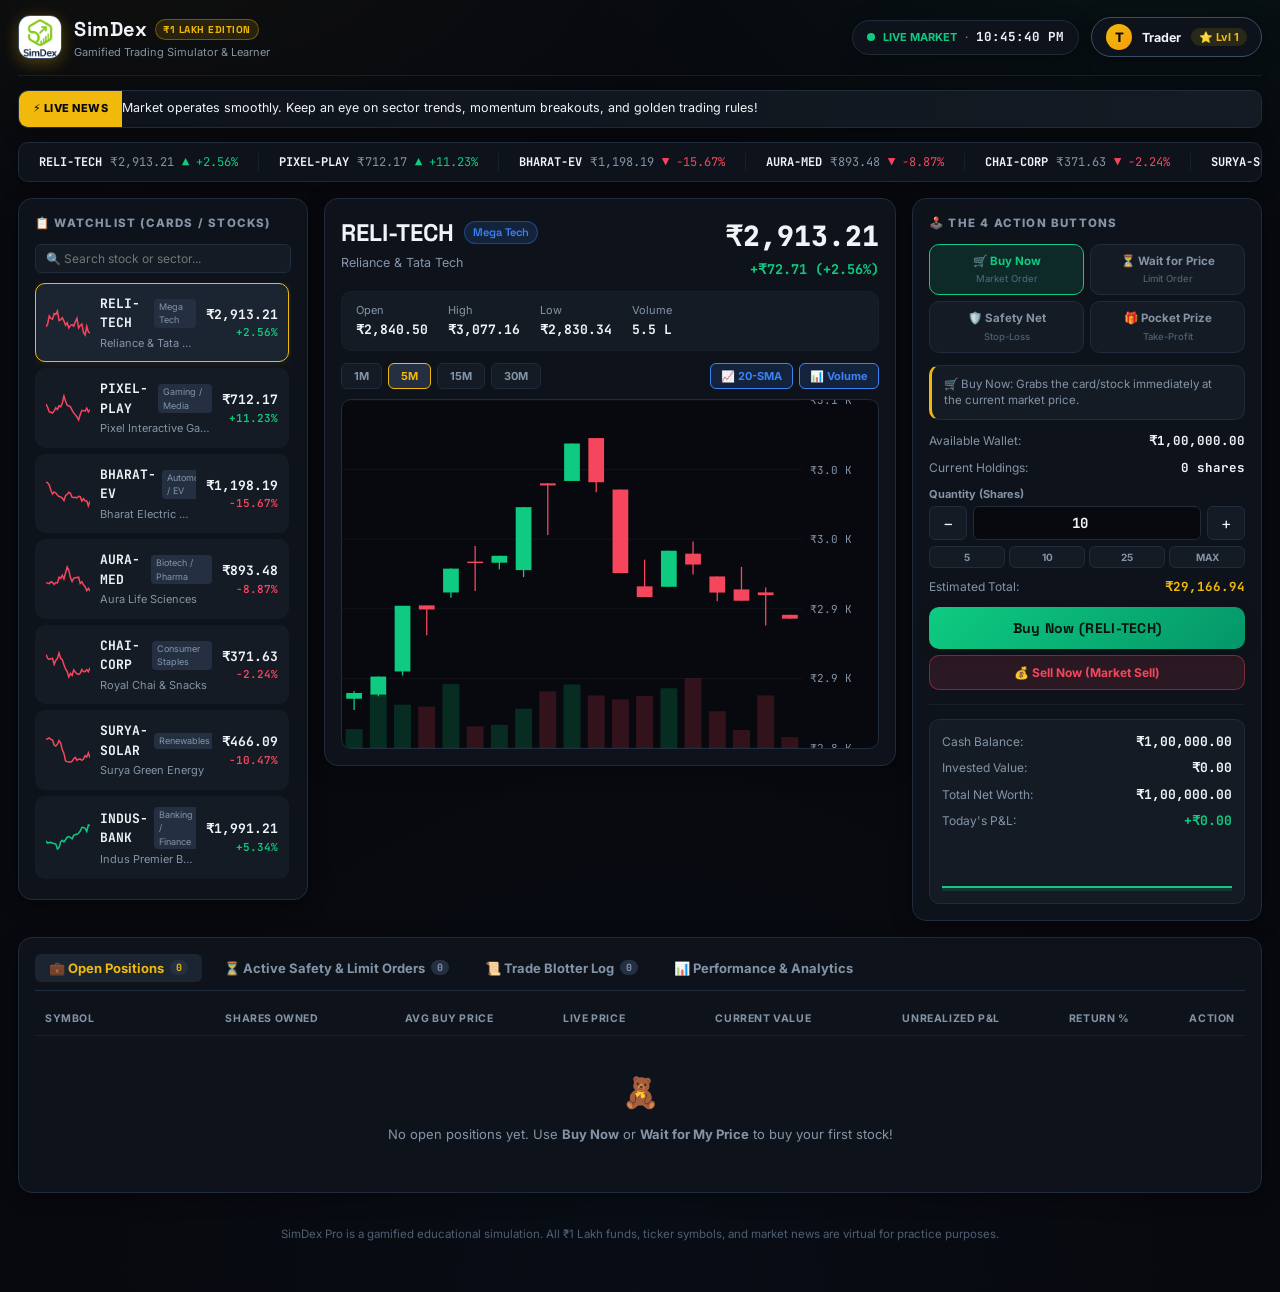
<file: index.html>
<!DOCTYPE html>
<html lang="en" data-theme="dark">
<head>
  <meta charset="UTF-8">
  <meta name="viewport" content="width=device-width, initial-scale=1.0">
  <title>SimDex Pro — Gamified ₹1 Lakh Trading Simulator & Learner</title>
  <link rel="preconnect" href="https://fonts.googleapis.com">
  <link rel="preconnect" href="https://fonts.gstatic.com" crossorigin>
  <link href="https://fonts.googleapis.com/css2?family=Space+Grotesk:wght@500;600;700;800;900&family=Inter:wght@400;500;600;700&family=JetBrains+Mono:wght@400;500;600;700&display=swap" rel="stylesheet">
  <link rel="icon" type="image/png" href="app_logo.png">
  <link rel="stylesheet" href="style.css">
</head>
<body>
<div class="app">

  <!-- TOP HEADER -->
  <header class="topbar">
    <div class="brand-section">
      <img src="app_logo.png" alt="App Logo" class="brand-logo-img">
      <div class="brand-info">
        <h1>
          SimDex
          <span class="brand-tag">₹1 Lakh Edition</span>
        </h1>
        <div class="brand-sub">Gamified Trading Simulator &amp; Learner</div>
      </div>
    </div>

    <div class="header-actions">
      <!-- Live Market Clock (h:m:s) -->
      <div class="live-market-pill">
        <span class="live-dot"></span>
        <span style="font-size: 11px; font-weight: 700; color: var(--green);">LIVE MARKET</span>
        <span style="color: var(--text-muted);">·</span>
        <span class="time-display" id="liveClockDisplay">--:--:--</span>
      </div>

      <!-- User Profile Navigation Button -->
      <button class="profile-nav-btn" id="openProfileBtn" title="View Profile, Levels, Certificate & Settings">
        <span class="profile-avatar-circle" id="topAvatarLetter">T</span>
        <span id="topProfileName">Trader</span>
        <span class="profile-level-badge" id="topLevelBadge">⭐ Lvl 1</span>
      </button>
    </div>
  </header>

  <!-- BREAKING NEWS TICKER -->
  <section class="news-banner">
    <div class="news-tag">⚡ Live News</div>
    <div class="news-content">
      <div class="news-text" id="newsBannerText">
        Market operates smoothly. Keep an eye on sector trends, momentum breakouts, and golden trading rules!
      </div>
    </div>
  </section>

  <!-- TICKER TAPE -->
  <div class="ticker-tape">
    <div class="ticker-track" id="tickerTrack"></div>
  </div>

  <!-- MAIN 3-COLUMN GRID -->
  <main class="grid">

    <!-- LEFT: WATCHLIST WITH SEARCH -->
    <aside class="panel watchlist-panel">
      <div class="panel-header-row">
        <span class="panel-title">📋 Watchlist (Cards / Stocks)</span>
      </div>
      <div class="watchlist-search-box">
        <input type="text" id="watchlistSearchInput" class="search-input" placeholder="🔍 Search stock or sector...">
      </div>
      <div class="watch-list" id="watchlistBody"></div>
    </aside>

    <!-- CENTER: CHART PANEL WITH INTERACTIVE CROSSHAIR -->
    <section class="panel chart-panel">
      <div class="chart-head">
        <div class="chart-head-left">
          <h2>
            <span id="chartSymbol">RELI-TECH</span>
            <span class="sector-badge" id="chartSector">Mega Tech</span>
          </h2>
          <div class="cname" id="chartName">Reliance & Tata Tech</div>
        </div>
        <div class="chart-head-right">
          <div class="chart-price" id="chartPrice">₹0.00</div>
          <div class="chart-change" id="chartChange">+0.00 (+0.00%)</div>
        </div>
      </div>

      <div class="stat-row">
        <div class="item">Open <b id="statOpen">₹0.00</b></div>
        <div class="item">High <b id="statHigh">₹0.00</b></div>
        <div class="item">Low <b id="statLow">₹0.00</b></div>
        <div class="item">Volume <b id="statVol">0</b></div>
      </div>

      <div class="chart-controls-bar">
        <!-- Timeframes -->
        <div class="timeframe-row">
          <button class="tf-btn" data-group="2">1M</button>
          <button class="tf-btn active" data-group="5">5M</button>
          <button class="tf-btn" data-group="12">15M</button>
          <button class="tf-btn" data-group="24">30M</button>
        </div>

        <!-- Technical Overlays -->
        <div class="indicator-toggles">
          <button class="ind-btn active" id="toggleMA" title="20-period Moving Average Trend Line">📈 20-SMA</button>
          <button class="ind-btn active" id="toggleVol" title="Volume Activity Bars">📊 Volume</button>
        </div>
      </div>

      <div class="chart-canvas-wrap" id="chartCanvasWrap">
        <canvas id="priceChart"></canvas>
        <div class="chart-tooltip" id="chartTooltip"></div>
      </div>
    </section>

    <!-- RIGHT: ORDER PANEL (4 ACTION BUTTONS) -->
    <aside class="panel order-panel">
      <div class="panel-header-row">
        <span class="panel-title">🕹️ The 4 Action Buttons</span>
      </div>

      <!-- Action Mode Tabs -->
      <div class="order-modes-grid">
        <div class="mode-tab buy-now active" data-mode="buy-now">
          <span>🛒 Buy Now</span>
          <span class="pro-label">Market Order</span>
        </div>
        <div class="mode-tab limit-buy" data-mode="limit-buy">
          <span>⏳ Wait for Price</span>
          <span class="pro-label">Limit Order</span>
        </div>
        <div class="mode-tab stop-loss" data-mode="stop-loss">
          <span>🛡️ Safety Net</span>
          <span class="pro-label">Stop-Loss</span>
        </div>
        <div class="mode-tab take-profit" data-mode="take-profit">
          <span>🎁 Pocket Prize</span>
          <span class="pro-label">Take-Profit</span>
        </div>
      </div>

      <!-- Mode explanation box -->
      <div class="mode-info-card" id="modeInfoText">
        🛒 Buy Now: Grabs the card/stock immediately at the current market price.
      </div>

      <div class="order-line">
        <span>Available Wallet:</span>
        <b id="orderAvailableCash">₹1,00,000.00</b>
      </div>
      <div class="order-line">
        <span>Current Holdings:</span>
        <b id="orderOwnedShares">0 shares</b>
      </div>

      <!-- Quantity input -->
      <div class="input-group">
        <label class="input-label" for="orderQty">Quantity (Shares)</label>
        <div class="qty-row">
          <button class="qty-btn" id="qtyDec">−</button>
          <input type="number" id="orderQty" class="num-input" value="10" min="1" step="1">
          <button class="qty-btn" id="qtyInc">+</button>
        </div>
        <div class="quick-qty-chips">
          <button class="chip-btn" data-qty="5">5</button>
          <button class="chip-btn" data-qty="10">10</button>
          <button class="chip-btn" data-qty="25">25</button>
          <button class="chip-btn" data-qty="MAX">MAX</button>
        </div>
      </div>

      <!-- Target Price Input (for Limit / StopLoss / TakeProfit) -->
      <div class="input-group" id="targetPriceGroup" style="display: none;">
        <label class="input-label" id="targetPriceLabel" for="orderTargetPrice">Target Lucky Price (₹)</label>
        <input type="number" id="orderTargetPrice" class="num-input" value="0.00" step="0.5">
      </div>

      <div class="order-line">
        <span>Estimated Total:</span>
        <b id="orderEstTotal" style="color: var(--amber);">₹0.00</b>
      </div>

      <!-- Main Action Button -->
      <button class="action-btn-main buy" id="executeOrderBtn">
        Buy Now (RELI-TECH)
      </button>

      <!-- Instant Sell Button -->
      <button class="instant-sell-btn" id="instantSellBtn">
        💰 Sell Now (Market Sell)
      </button>

      <div class="divider"></div>

      <!-- Portfolio Snapshot Card -->
      <div class="portfolio-card">
        <div class="portfolio-line"><span class="label">Cash Balance:</span><span class="val" id="cashVal">₹1,00,000.00</span></div>
        <div class="portfolio-line"><span class="label">Invested Value:</span><span class="val" id="holdingsVal">₹0.00</span></div>
        <div class="portfolio-line"><span class="label">Total Net Worth:</span><span class="val" id="equityVal">₹1,00,000.00</span></div>
        <div class="portfolio-line"><span class="label">Today's P&amp;L:</span><span class="val" id="dayPnlVal">₹0.00</span></div>
        <canvas id="equityChart"></canvas>
      </div>
    </aside>
  </main>

  <!-- BOTTOM TABS (POSITIONS, PENDING ORDERS, BLOTTER, STATS) -->
  <section class="panel bottom-section">
    <div class="tabs-nav">
      <button class="tab-nav-btn active" data-target="tabPositions">
        💼 Open Positions <span class="tab-badge" id="positionsBadge">0</span>
      </button>
      <button class="tab-nav-btn" data-target="tabOrders">
        ⏳ Active Safety &amp; Limit Orders <span class="tab-badge" id="ordersBadge">0</span>
      </button>
      <button class="tab-nav-btn" data-target="tabBlotter">
        📜 Trade Blotter Log <span class="tab-badge" id="blotterBadge">0</span>
      </button>
      <button class="tab-nav-btn" data-target="tabStats">
        📊 Performance &amp; Analytics
      </button>
    </div>

    <!-- 1. Open Positions Tab -->
    <div class="tab-pane active" id="tabPositions">
      <div class="table-responsive">
        <table>
          <thead>
            <tr>
              <th>Symbol</th>
              <th>Shares Owned</th>
              <th>Avg Buy Price</th>
              <th>Live Price</th>
              <th>Current Value</th>
              <th>Unrealized P&amp;L</th>
              <th>Return %</th>
              <th>Action</th>
            </tr>
          </thead>
          <tbody id="positionsBody"></tbody>
        </table>
        <div class="empty-state" id="positionsEmpty">
          <span class="emoji">🧸</span>
          No open positions yet. Use <b>Buy Now</b> or <b>Wait for My Price</b> to buy your first stock!
        </div>
      </div>
    </div>

    <!-- 2. Active Orders Tab -->
    <div class="tab-pane" id="tabOrders">
      <div class="table-responsive">
        <table>
          <thead>
            <tr>
              <th>Set Time</th>
              <th>Symbol</th>
              <th>Order Action</th>
              <th>Quantity</th>
              <th>Trigger Price</th>
              <th>Action</th>
            </tr>
          </thead>
          <tbody id="pendingOrdersBody"></tbody>
        </table>
        <div class="empty-state" id="pendingOrdersEmpty">
          <span class="emoji">🛡️</span>
          No active limit orders or safety nets currently waiting.
        </div>
      </div>
    </div>

    <!-- 3. Trade Blotter Tab -->
    <div class="tab-pane" id="tabBlotter">
      <div style="display: flex; justify-content: flex-end; margin-bottom: 8px;">
        <button class="profile-action-btn" id="exportBlotterBtn" style="font-size: 11px; padding: 4px 10px;">📥 Export Trades (CSV)</button>
      </div>
      <div class="table-responsive">
        <table>
          <thead>
            <tr>
              <th>Time</th>
              <th>Side</th>
              <th>Symbol</th>
              <th>Method</th>
              <th>Quantity</th>
              <th>Execution Price</th>
              <th>Total Amount</th>
            </tr>
          </thead>
          <tbody id="blotterBody"></tbody>
        </table>
        <div class="empty-state" id="blotterEmpty">
          <span class="emoji">📜</span>
          Executed trades will appear here as they occur.
        </div>
      </div>
    </div>

    <!-- 4. Performance & Analytics Tab -->
    <div class="tab-pane" id="tabStats">
      <div class="stats-overview-grid">
        <div class="stat-card">
          <div class="sc-label">Total Trades Executed</div>
          <div class="sc-value" id="statTotalTrades">0</div>
        </div>
        <div class="stat-card">
          <div class="sc-label">Win Rate</div>
          <div class="sc-value" id="statWinRate">0.0%</div>
        </div>
        <div class="stat-card">
          <div class="sc-label">Total Realized P&amp;L</div>
          <div class="sc-value" id="statRealizedPnl">₹0.00</div>
        </div>
        <div class="stat-card">
          <div class="sc-label">Best Single Trade</div>
          <div class="sc-value pos" id="statBestTrade">₹0.00</div>
        </div>
      </div>
    </div>
  </section>

  <footer class="note">
    SimDex Pro is a gamified educational simulation. All ₹1 Lakh funds, ticker symbols, and market news are virtual for practice purposes.
  </footer>
</div>

<!-- ==========================================================================
     USER PROFILE & SETTINGS MODAL
     ========================================================================== -->
<div class="modal-overlay" id="profileModal">
  <div class="modal-card" style="max-width: 720px;">
    <div class="modal-header">
      <h3>👤 Trader Profile &amp; Control Hub</h3>
      <button class="modal-close-btn" id="closeProfileBtn">&times;</button>
    </div>
    <div class="modal-body">

      <!-- Profile Header -->
      <div class="profile-card-header">
        <div class="profile-big-avatar" id="modalAvatarLetter">T</div>
        <div class="profile-header-meta">
          <h4 id="modalProfileDisplayName">Trader</h4>
          <p id="modalProfileDobDisplay">DOB: Not set · Starting Balance: ₹1,00,000</p>
        </div>
      </div>

      <!-- Profile Inputs (Name & DOB) -->
      <div class="profile-form-grid">
        <div class="profile-input-box">
          <label for="profileNameInput">Full Name</label>
          <input type="text" id="profileNameInput" class="profile-text-input" placeholder="Enter your name...">
        </div>
        <div class="profile-input-box">
          <label for="profileDobInput">Date of Birth (DOB)</label>
          <input type="date" id="profileDobInput" class="profile-text-input">
        </div>
      </div>

      <!-- 5 Gamified Progression Levels -->
      <div class="levels-container">
        <div class="levels-title-row">
          <h4>🏆 Progression Pathway (5 Levels)</h4>
          <span style="font-family: var(--font-mono); font-size: 12px; color: var(--amber); font-weight: 700;" id="currentLevelLabel">Level 1 (₹1.00L)</span>
        </div>
        <div class="level-progress-bar-bg">
          <div class="level-progress-fill" id="levelProgressBar"></div>
        </div>
        <div class="levels-step-list">
          <div class="level-step-card achieved" id="levelCard1">
            <div class="step-num">Level 1</div>
            <div class="step-name">🌱 Rookie</div>
            <div class="step-req">₹1.00 Lakh+</div>
          </div>
          <div class="level-step-card" id="levelCard2">
            <div class="step-num">Level 2</div>
            <div class="step-name">📈 Skilled</div>
            <div class="step-req">₹1.10 Lakh+</div>
          </div>
          <div class="level-step-card" id="levelCard3">
            <div class="step-num">Level 3</div>
            <div class="step-name">🚀 Pro</div>
            <div class="step-req">₹1.20 Lakh+</div>
          </div>
          <div class="level-step-card" id="levelCard4">
            <div class="step-num">Level 4</div>
            <div class="step-name">💎 Master</div>
            <div class="step-req">₹1.30 Lakh+</div>
          </div>
          <div class="level-step-card" id="levelCard5">
            <div class="step-num">Level 5</div>
            <div class="step-name">👑 Legend</div>
            <div class="step-req">₹1.50 Lakh+</div>
          </div>
        </div>
      </div>

      <!-- Certificate Banner -->
      <div class="certificate-callout-box">
        <div class="cert-callout-text">
          <h5>🎓 Level 5 Grand Certificate of Trading Mastery</h5>
          <p>Reach Level 5 (₹1.50 Lakh) to unlock your verified official certificate!</p>
        </div>
        <button class="view-cert-btn" id="openCertificateBtn">
          📜 View Certificate Preview
        </button>
      </div>

      <!-- Customizations & Controls -->
      <div class="panel-title" style="margin-bottom: 8px;">⚙️ Controls &amp; Customizations</div>
      <div class="profile-controls-grid">
        <!-- Theme Picker -->
        <div>
          <div style="font-size: 11px; color: var(--text-muted); font-weight: 700; margin-bottom: 4px;">THEME MODE</div>
          <div class="profile-theme-picker">
            <button class="profile-theme-btn" id="pThemeLightBtn" data-theme="light">☀️ Light</button>
            <button class="profile-theme-btn" id="pThemeSystemBtn" data-theme="system">💻 System</button>
            <button class="profile-theme-btn active" id="pThemeDarkBtn" data-theme="dark">🌙 Dark</button>
          </div>
        </div>

        <!-- Audio Toggle -->
        <div>
          <div style="font-size: 11px; color: var(--text-muted); font-weight: 700; margin-bottom: 4px;">SOUND EFFECTS</div>
          <button class="profile-action-btn" id="profileSoundBtn" style="width: 100%;">
            🔊 Sound On
          </button>
        </div>

        <!-- User Guide -->
        <div>
          <div style="font-size: 11px; color: var(--text-muted); font-weight: 700; margin-bottom: 4px;">LEARNING GUIDE</div>
          <button class="profile-action-btn" id="profileGuideBtn" style="width: 100%; border-color: rgba(240, 185, 11, 0.4); color: var(--amber);">
            📖 User Guide
          </button>
        </div>

        <!-- Hard Reset -->
        <div>
          <div style="font-size: 11px; color: var(--text-muted); font-weight: 700; margin-bottom: 4px;">SIMULATION RESET</div>
          <button class="profile-action-btn danger" id="profileResetBtn" style="width: 100%;">
            ↺ Reset to ₹1 Lakh
          </button>
        </div>
      </div>

    </div>
    <div class="modal-footer">
      <button class="view-cert-btn" id="saveProfileBtn">Save Profile &amp; Close</button>
    </div>
  </div>
</div>

<!-- ==========================================================================
     OFFICIAL LEVEL 5 CERTIFICATE MODAL (WITH BLUR & LOCK OVERLAY)
     ========================================================================== -->
<div class="modal-overlay" id="certificateModal">
  <div class="modal-card" style="max-width: 740px;">
    <div class="modal-header">
      <h3 id="certModalHeaderTitle">🔒 Certificate of Trading Mastery (Locked Preview)</h3>
      <button class="modal-close-btn" id="closeCertModalBtn">&times;</button>
    </div>
    <div class="modal-body" style="background: var(--bg-void); padding: 16px;">
      
      <div class="certificate-container-relative">
        <!-- Lock Overlay shown when blurred -->
        <div class="certificate-lock-overlay" id="certificateLockOverlay">
          <div class="cert-lock-icon">🔒</div>
          <div class="cert-lock-title">Certificate Locked</div>
          <div class="cert-lock-desc">
            You must reach <b>Level 5: Legendary Champion (₹1,50,000 Portfolio Value)</b> to remove the blur, verify your credentials, and print your official certificate.
          </div>
          <div class="cert-progress-status" id="certLockStatusText">
            Current Net Worth: ₹1,00,000.00 / Target: ₹1,50,000.00
          </div>
        </div>

        <!-- Printable Certificate Box (Blurred when locked) -->
        <div class="certificate-wrapper blurred" id="printableCertificate">
          <div class="cert-corner-decor cert-tl"></div>
          <div class="cert-corner-decor cert-tr"></div>
          <div class="cert-corner-decor cert-bl"></div>
          <div class="cert-corner-decor cert-br"></div>

          <div class="cert-header">
            <h2>Certificate of Mastery</h2>
            <p>SimDex Financial Simulator &amp; Trading Academy</p>
          </div>

          <div class="cert-subhead">This official certificate is proudly presented to</div>
          <div class="cert-name" id="certUserName">Trader Name</div>

          <div class="cert-body">
            for successfully demonstrating exceptional trading discipline, mastering the 4 core order types, executing risk management strategies, and achieving <b>Level 5 Legendary Champion</b> status with portfolio net worth exceeding <b>₹1,50,000.00</b>.
          </div>

          <div class="cert-footer-row">
            <div class="cert-sign-block">
              <div style="font-size: 12px; color: #4a5568;">Date of Award: <b id="certAwardDate">03 Sep 2026</b></div>
              <div style="font-size: 12px; color: #4a5568;" id="certUserDobLine">DOB: 15 Aug 2008</div>
              <div class="cert-sign-line">Director of SimDex Simulator</div>
            </div>

            <div class="cert-stamp">
              <span class="seal-icon">⭐</span>
              <span>OFFICIAL</span>
              <span>VERIFIED</span>
            </div>
          </div>
        </div>
      </div>

    </div>
    <div class="modal-footer">
      <button class="profile-action-btn" id="printCertBtn" onclick="window.print()">🖨️ Print / Save as PDF</button>
      <button class="view-cert-btn" id="doneCertBtn">Close</button>
    </div>
  </div>
</div>

<!-- ==========================================================================
     USER GUIDE & CHEAT SHEET MODAL (FROM resources.md)
     ========================================================================== -->
<div class="modal-overlay" id="guideModal">
  <div class="modal-card">
    <div class="modal-header">
      <h3>🎮 Trading Simulator Cheat Sheet (Kid-Friendly &amp; Pro Edition)</h3>
      <button class="modal-close-btn" id="closeGuideBtn">&times;</button>
    </div>
    <div class="modal-body guide-content">
      <p style="color: var(--amber); font-weight: 600; margin-bottom: 14px;">
        A quick guide to trading toy cards, reading mood bars, and saving your ₹1 Lakh game coins!
      </p>

      <h2>🧸 1. The Game Words</h2>
      <ul>
        <li><b>Card (Stock):</b> A special piece of a big company you buy (like Reliance Tech or Pixel Games).</li>
        <li><b>Market:</b> The playground where everyone meets to trade cards and coins.</li>
        <li><b>Bull 🐂:</b> A happy player who thinks prices will go up like a flying balloon!</li>
        <li><b>Bear 🐻:</b> A grumpy player who thinks prices will fall down like a heavy rock!</li>
        <li><b>The Spread:</b> The tiny difference between what buyers want to pay and what sellers want to get.</li>
      </ul>

      <h2>🕹️ 2. The 4 Action Buttons</h2>
      <table class="guide-table">
        <thead>
          <tr>
            <th>Button</th>
            <th>What It Does</th>
            <th>Example</th>
          </tr>
        </thead>
        <tbody>
          <tr>
            <td><b>🛒 Buy Now</b><br><small style="color: var(--text-muted);">(Market Order)</small></td>
            <td>Grabs the card immediately, whatever it costs right now.</td>
            <td><i>"I want that shiny card right this second!"</i></td>
          </tr>
          <tr>
            <td><b>⏳ Wait for My Price</b><br><small style="color: var(--text-muted);">(Limit Order)</small></td>
            <td>Buys automatically only if the seller drops the price to your lucky number.</td>
            <td><i>"I will only pay ₹500, not ₹550."</i></td>
          </tr>
          <tr>
            <td><b>🛡️ Safety Net</b><br><small style="color: var(--text-muted);">(Stop-Loss)</small></td>
            <td>Sells automatically if the price starts dropping so you don't lose all your coins.</td>
            <td><i>"If the price falls to ₹450, sell it so I keep the rest of my coins safe."</i></td>
          </tr>
          <tr>
            <td><b>🎁 Pocket the Prize</b><br><small style="color: var(--text-muted);">(Take-Profit)</small></td>
            <td>Sells automatically once you reach your target reward.</td>
            <td><i>"If it hits ₹650, sell it and keep the prize!"</i></td>
          </tr>
        </tbody>
      </table>

      <h2>🕯️ 3. Candlesticks (The Mood Bars)</h2>
      <ul>
        <li><b>🟢 Green Bar (Happy):</b> The price started lower and ended higher! The buyers won that round.</li>
        <li><b>🔴 Red Bar (Sad):</b> The price started higher and fell down. The sellers won that round.</li>
        <li><b>Thin Lines (Wicks):</b> Show the highest sky and lowest floor the price reached during that turn.</li>
      </ul>

      <h2>🛡️ 4. The 4 Golden Rules</h2>
      <ol style="padding-left: 20px; line-height: 1.8;">
        <li><b>Don't Bet the Whole Piggy Bank:</b> If you have ₹1 Lakh, never risk losing more than 1% to 2% on a single try.</li>
        <li><b>Always Use Your Safety Net:</b> Never buy a card without setting your stop-loss floor first!</li>
        <li><b>Aim for Bigger Treats:</b> Only make a trade if the prize you can win is at least double what you might lose (a 1-to-2 deal).</li>
        <li><b>Keep Cool:</b> If you lose a round, don't get mad and mash buttons to win it back. Take a quick break and wait for a clear chance!</li>
      </ol>
    </div>
    <div class="modal-footer">
      <button class="view-cert-btn" onclick="document.getElementById('guideModal').classList.remove('open')">Got It, Let's Trade!</button>
    </div>
  </div>
</div>

<!-- ==========================================================================
     HARD RESET CONFIRMATION MODAL
     ========================================================================== -->
<div class="modal-overlay" id="resetModal">
  <div class="modal-card" style="max-width: 480px;">
    <div class="modal-header">
      <h3 style="color: var(--red);">↺ Reset Entire Simulation?</h3>
      <button class="modal-close-btn" id="cancelResetBtn">&times;</button>
    </div>
    <div class="modal-body">
      <p style="margin-bottom: 12px;">Are you sure you want to reset your trading simulator?</p>
      <ul style="padding-left: 20px; color: var(--text-muted); font-size: 12.5px;">
        <li>Your wallet will be restored back to <b>₹1,00,000 (₹1 Lakh)</b>.</li>
        <li>All current stock positions and safety orders will be cleared.</li>
        <li>Trade logs and analytics history will be reset.</li>
      </ul>
    </div>
    <div class="modal-footer">
      <button class="profile-action-btn" onclick="document.getElementById('resetModal').classList.remove('open')">Cancel</button>
      <button class="profile-action-btn danger" id="confirmResetBtn">Yes, Reset to ₹1 Lakh</button>
    </div>
  </div>
</div>

<div id="toastHost"></div>

<script src="app.js"></script>
</body>
</html>
</file>
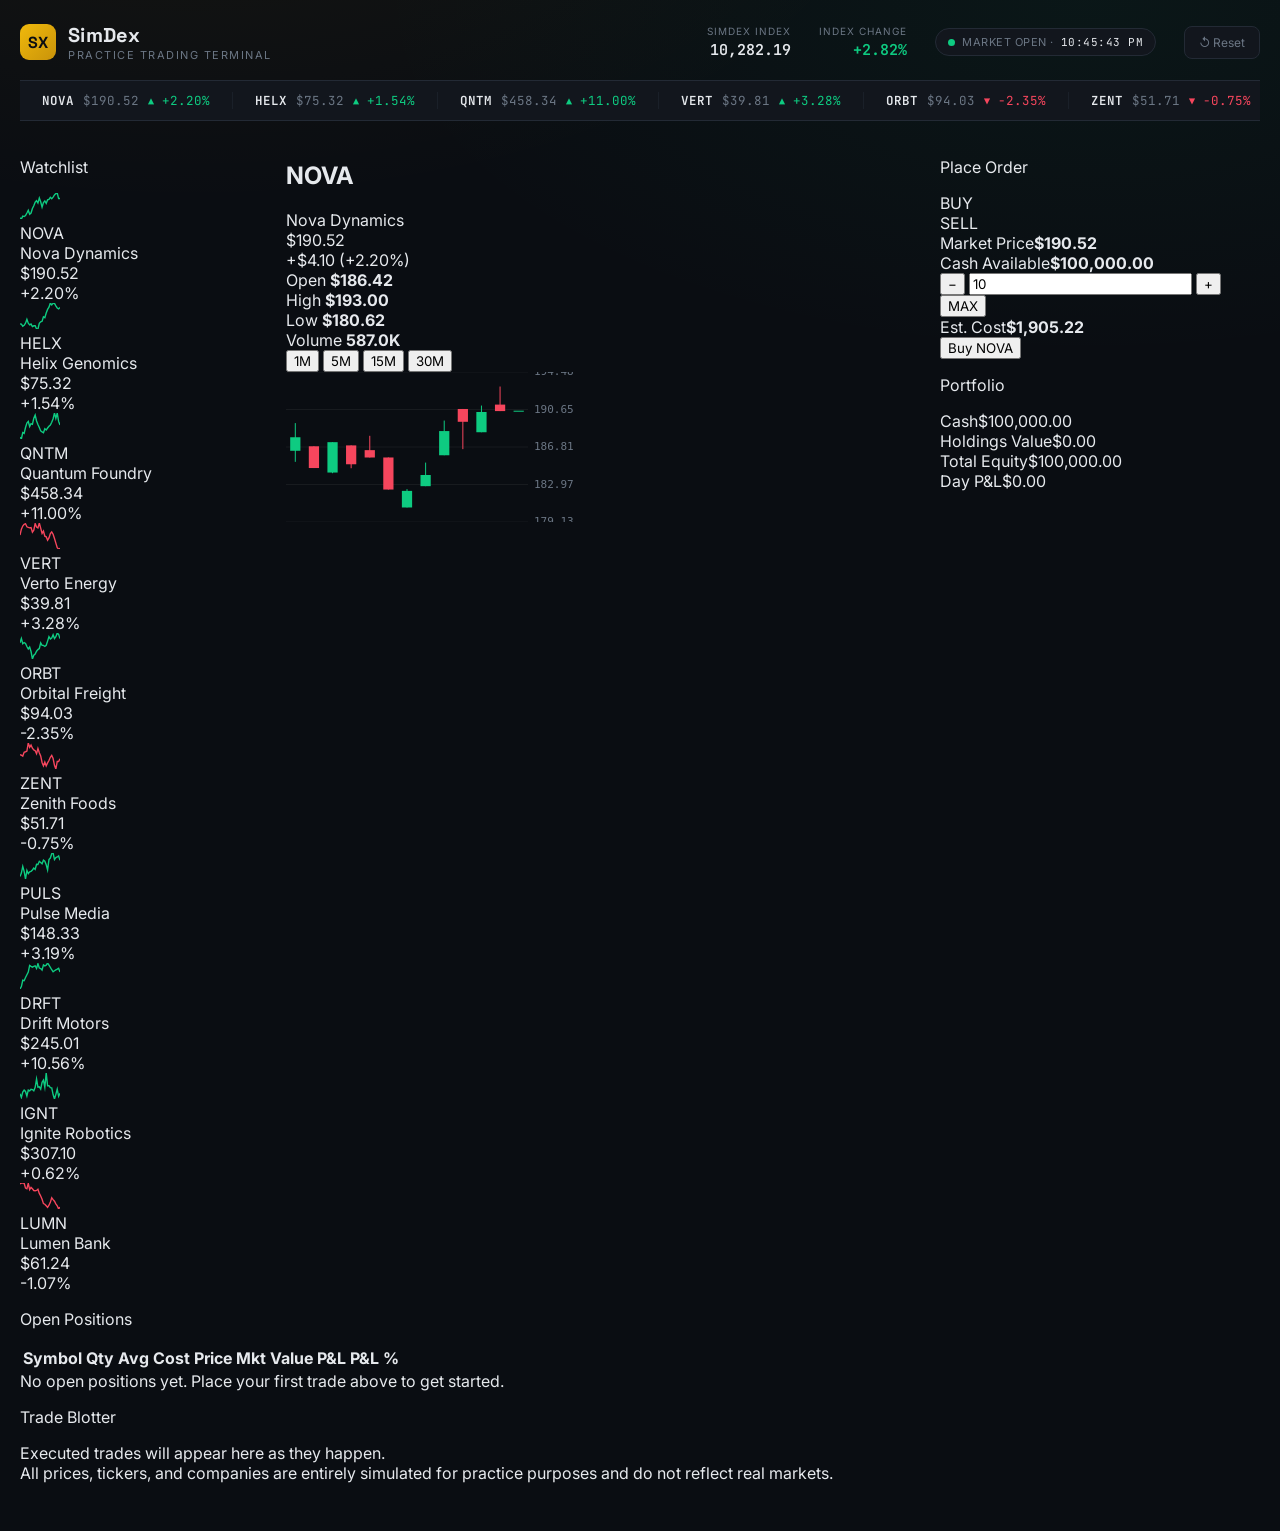
<file: trading.html>
<!DOCTYPE html>
<html lang="en">
<head>
<meta charset="UTF-8">
<meta name="viewport" content="width=device-width, initial-scale=1.0">
<title>SimDex — Live Trading Simulator</title>
<link rel="preconnect" href="https://fonts.googleapis.com">
<link rel="preconnect" href="https://fonts.gstatic.com" crossorigin>
<link href="https://fonts.googleapis.com/css2?family=Space+Grotesk:wght@500;600;700&family=Inter:wght@400;500;600;700&family=JetBrains+Mono:wght@400;500;600&display=swap" rel="stylesheet">
<style>
  :root{
    --bg-void:#0a0d12;
    --bg-panel:#12161d;
    --bg-raised:#191f28;
    --bg-raised-2:#1f2631;
    --border:#232a35;
    --border-soft:#1a2029;
    --text:#e6e9ed;
    --text-muted:#6b7684;
    --text-faint:#454e5c;
    --green:#0ecb81;
    --green-dim:rgba(14,203,129,0.14);
    --red:#f6465d;
    --red-dim:rgba(246,70,93,0.14);
    --amber:#f0b90b;
    --font-display:'Space Grotesk',sans-serif;
    --font-body:'Inter',sans-serif;
    --font-mono:'JetBrains Mono',monospace;
  }
  *{box-sizing:border-box;}
  html,body{margin:0;padding:0;}
  body{
    background:
      radial-gradient(1200px 600px at 15% -10%, rgba(240,185,11,0.05), transparent 60%),
      radial-gradient(1200px 600px at 85% 0%, rgba(14,203,129,0.05), transparent 60%),
      var(--bg-void);
    color:var(--text);
    font-family:var(--font-body);
    -webkit-font-smoothing:antialiased;
  }
  ::selection{background:rgba(240,185,11,0.3);}
  ::-webkit-scrollbar{width:8px;height:8px;}
  ::-webkit-scrollbar-track{background:transparent;}
  ::-webkit-scrollbar-thumb{background:var(--border);border-radius:4px;}
  button, input{font-family:inherit;}
  button:focus-visible, input:focus-visible, [tabindex]:focus-visible{
    outline:2px solid var(--amber);
    outline-offset:2px;
  }

  .app{max-width:1560px;margin:0 auto;padding:0 20px 48px;}

  /* ---------- TOP BAR ---------- */
  .topbar{
    display:flex;justify-content:space-between;align-items:center;
    padding:22px 0 18px;flex-wrap:wrap;gap:14px;
  }
  .brand{display:flex;align-items:center;gap:12px;}
  .brand-mark{
    width:36px;height:36px;border-radius:9px;
    background:linear-gradient(135deg,var(--amber),#c9930a);
    display:flex;align-items:center;justify-content:center;
    font-family:var(--font-display);font-weight:700;color:#0a0d12;font-size:16px;
    flex-shrink:0;
  }
  .brand-text h1{
    font-family:var(--font-display);font-size:20px;font-weight:700;margin:0;letter-spacing:0.3px;
  }
  .brand-text .sub{font-size:11px;color:var(--text-muted);letter-spacing:1.5px;text-transform:uppercase;}

  .session-stats{display:flex;align-items:center;gap:28px;flex-wrap:wrap;}
  .stat-block{text-align:right;}
  .stat-block .label{font-size:10px;color:var(--text-muted);text-transform:uppercase;letter-spacing:1px;margin-bottom:3px;}
  .stat-block .value{font-family:var(--font-mono);font-size:15px;font-weight:600;}
  .live-pill{
    display:flex;align-items:center;gap:7px;padding:6px 12px;
    background:var(--bg-panel);border:1px solid var(--border);border-radius:20px;
    font-size:11px;color:var(--text-muted);letter-spacing:0.5px;text-transform:uppercase;
  }
  .live-dot{width:7px;height:7px;border-radius:50%;background:var(--green);animation:pulseDot 1.6s ease-in-out infinite;flex-shrink:0;}
  @keyframes pulseDot{
    0%,100%{box-shadow:0 0 0 0 rgba(14,203,129,0.5);}
    50%{box-shadow:0 0 0 5px rgba(14,203,129,0);}
  }
  #clockDisplay{font-family:var(--font-mono);color:var(--text);}

  .reset-btn{
    background:var(--bg-panel);border:1px solid var(--border);color:var(--text-muted);
    padding:8px 14px;border-radius:8px;font-size:12px;cursor:pointer;transition:all .15s ease;
  }
  .reset-btn:hover{color:var(--text);border-color:var(--text-faint);}

  /* ---------- TICKER TAPE ---------- */
  .ticker-tape{
    overflow:hidden;background:var(--bg-panel);border-top:1px solid var(--border);
    border-bottom:1px solid var(--border);margin-bottom:20px;white-space:nowrap;
  }
  .ticker-track{display:inline-flex;animation:scrollTicker 38s linear infinite;padding:11px 0;}
  .ticker-tape:hover .ticker-track{animation-play-state:paused;}
  @keyframes scrollTicker{from{transform:translateX(0);}to{transform:translateX(-50%);}}
  .ticker-item{
    display:inline-flex;align-items:center;gap:9px;padding:0 22px;
    font-family:var(--font-mono);font-size:12.5px;border-right:1px solid var(--border-soft);
  }
  .ticker-item .tsym{color:var(--text);font-weight:600;}
  .ticker-item .tprice{color:var(--text-muted);}
  .ticker-item .tchg.up{color:var(--green);}
  .ticker-item .tchg.down{color:var(--red);}
  .ticker-item .arrow{font-size:10px;}

  /* ---------- MAIN GRID ---------- */
  .grid{display:grid;grid-template-columns:250px 1fr 320px;gap:16px;align-items:start;}
  @media (max-width:1150px){.grid{grid-template-columns:1fr 320px;}
    .watchlist-panel{grid-column:1 / span 2;}
  @media (max-width:760px){
    .grid{display:flex;flex-direction:column;gap:14px;}
    .chart-panel{order:1;width:100%;}
    .order-panel{order:2;width:100%;}
    .watchlist-panel{order:3;width:100%;grid-column:auto;}
  }

  .panel{
    background:var(--bg-panel);border:1px solid var(--border);border-radius:12px;
    padding:16px;
  }
  .panel-title{
    font-size:11px;text-transform:uppercase;letter-spacing:1.2px;color:var(--text-muted);
    margin:0 0 12px;font-weight:600;
  }

  /* ---------- WATCHLIST ---------- */
  .watch-row{
    display:grid;grid-template-columns:44px 1fr auto;gap:10px;align-items:center;
    padding:9px 8px;border-radius:8px;cursor:pointer;transition:background .12s ease;
    border:1px solid transparent;
  }
  .watch-row:hover{background:var(--bg-raised);}
  .watch-row.selected{background:var(--bg-raised-2);border-color:rgba(240,185,11,0.35);}
  .watch-sym{font-family:var(--font-mono);font-weight:600;font-size:13px;}
  .watch-name{font-size:10.5px;color:var(--text-muted);white-space:nowrap;overflow:hidden;text-overflow:ellipsis;max-width:110px;}
  .watch-right{text-align:right;}
  .watch-price{font-family:var(--font-mono);font-size:13px;}
  .watch-change{font-family:var(--font-mono);font-size:11px;}
  .watch-change.up{color:var(--green);}
  .watch-change.down{color:var(--red);}
  canvas.spark{display:block;}

  /* ---------- CHART PANEL ---------- */
  .chart-head{display:flex;justify-content:space-between;align-items:flex-start;flex-wrap:wrap;gap:12px;margin-bottom:14px;}
  .chart-head-left h2{font-family:var(--font-display);font-size:22px;margin:0;font-weight:700;}
  .chart-head-left .cname{font-size:12px;color:var(--text-muted);margin-top:2px;}
  .chart-head-right{text-align:right;}
  .chart-price{font-family:var(--font-mono);font-size:28px;font-weight:600;}
  .chart-change{font-family:var(--font-mono);font-size:13px;margin-top:2px;}
  .chart-change.up{color:var(--green);}
  .chart-change.down{color:var(--red);}

  .stat-row{display:flex;gap:22px;flex-wrap:wrap;margin-bottom:14px;padding-bottom:14px;border-bottom:1px solid var(--border-soft);}
  .stat-row .item{font-size:11px;color:var(--text-muted);}
  .stat-row .item b{display:block;font-family:var(--font-mono);color:var(--text);font-size:13px;font-weight:500;margin-top:2px;}

  .timeframe-row{display:flex;gap:6px;margin-bottom:10px;}
  .tf-btn{
    background:transparent;border:1px solid var(--border);color:var(--text-muted);
    padding:5px 12px;border-radius:6px;font-size:11.5px;cursor:pointer;transition:all .12s ease;
  }
  .tf-btn:hover{color:var(--text);}
  .tf-btn.active{background:var(--bg-raised-2);border-color:var(--amber);color:var(--amber);}

  #priceChart{width:100%;height:320px;display:block;border-radius:8px;}

  /* ---------- ORDER PANEL ---------- */
  .order-tabs{display:grid;grid-template-columns:1fr 1fr;gap:8px;margin-bottom:14px;}
  .order-tab{
    padding:10px 0;text-align:center;border-radius:8px;border:1px solid var(--border);
    background:var(--bg-raised);color:var(--text-muted);font-weight:600;font-size:13px;
    cursor:pointer;transition:all .12s ease;letter-spacing:0.3px;
  }
  .order-tab.buy.active{background:var(--green-dim);border-color:var(--green);color:var(--green);}
  .order-tab.sell.active{background:var(--red-dim);border-color:var(--red);color:var(--red);}

  .order-line{display:flex;justify-content:space-between;align-items:center;font-size:12px;color:var(--text-muted);margin-bottom:8px;}
  .order-line b{font-family:var(--font-mono);color:var(--text);font-weight:500;font-size:13px;}

  .qty-row{display:flex;align-items:stretch;gap:6px;margin:10px 0 14px;}
  .qty-btn{
    width:36px;background:var(--bg-raised);border:1px solid var(--border);color:var(--text);
    border-radius:8px;font-size:16px;cursor:pointer;flex-shrink:0;
  }
  .qty-btn:hover{border-color:var(--text-faint);}
  #qtyInput{
    flex:1;min-width:0;background:var(--bg-void);border:1px solid var(--border);color:var(--text);
    text-align:center;font-family:var(--font-mono);font-size:15px;border-radius:8px;padding:0 6px;
  }
  .max-btn{
    background:transparent;border:1px solid var(--border);color:var(--amber);
    border-radius:8px;padding:0 12px;font-size:11px;cursor:pointer;flex-shrink:0;font-weight:600;
  }
  .max-btn:hover{border-color:var(--amber);}

  .execute-btn{
    width:100%;padding:13px 0;border-radius:9px;border:none;font-size:15px;font-weight:700;
    cursor:pointer;letter-spacing:0.3px;transition:filter .12s ease;font-family:var(--font-display);
  }
  .execute-btn.buy{background:var(--green);color:#04140d;}
  .execute-btn.sell{background:var(--red);color:#1a0508;}
  .execute-btn:hover{filter:brightness(1.08);}
  .execute-btn:active{filter:brightness(0.95);}

  .divider{height:1px;background:var(--border-soft);margin:16px 0;}

  .portfolio-line{display:flex;justify-content:space-between;align-items:center;margin-bottom:9px;font-size:12.5px;}
  .portfolio-line .label{color:var(--text-muted);}
  .portfolio-line .val{font-family:var(--font-mono);font-weight:600;font-size:13.5px;}
  .val.pos{color:var(--green);}
  .val.neg{color:var(--red);}
  #equityChart{width:100%;height:56px;display:block;margin-top:10px;}

  /* ---------- BOTTOM PANEL ---------- */
  .bottom-grid{display:grid;grid-template-columns:1.6fr 1fr;gap:16px;margin-top:16px;}
  @media (max-width:900px){.bottom-grid{grid-template-columns:1fr;}}

  table{width:100%;border-collapse:collapse;}
  th{
    text-align:right;font-size:10px;color:var(--text-muted);text-transform:uppercase;
    letter-spacing:0.6px;font-weight:600;padding:0 6px 10px;border-bottom:1px solid var(--border-soft);
  }
  th:first-child, td:first-child{text-align:left;}
  td{
    text-align:right;padding:10px 6px;font-family:var(--font-mono);font-size:13px;
    border-bottom:1px solid var(--border-soft);
  }
  td.pos{color:var(--green);}
  td.neg{color:var(--red);}
  .empty-state{
    padding:26px 8px;text-align:center;color:var(--text-muted);font-size:12.5px;line-height:1.6;
  }

  .blotter-list{max-height:280px;overflow-y:auto;}
  .blotter-row{
    display:flex;justify-content:space-between;align-items:center;padding:8px 4px;
    border-bottom:1px solid var(--border-soft);font-size:12px;font-family:var(--font-mono);
  }
  .blotter-row .side.buy{color:var(--green);font-weight:600;}
  .blotter-row .side.sell{color:var(--red);font-weight:600;}
  .blotter-row .time{color:var(--text-faint);font-size:10.5px;}
  .blotter-meta{display:flex;flex-direction:column;gap:2px;}

  /* ---------- FLASH / TOAST ---------- */
  @keyframes flashGreenBg{0%{background-color:rgba(14,203,129,0.35);}100%{background-color:transparent;}}
  @keyframes flashRedBg{0%{background-color:rgba(246,70,93,0.35);}100%{background-color:transparent;}}
  .flash-up{animation:flashGreenBg 0.6s ease-out;}
  .flash-down{animation:flashRedBg 0.6s ease-out;}

  #toastHost{
    position:fixed;bottom:22px;left:50%;transform:translateX(-50%);z-index:50;
    display:flex;flex-direction:column;gap:8px;align-items:center;
  }
  .toast{
    background:var(--bg-raised-2);border:1px solid var(--border);border-left:3px solid var(--amber);
    padding:11px 18px;border-radius:8px;font-size:13px;box-shadow:0 8px 24px rgba(0,0,0,0.4);
    opacity:0;transform:translateY(8px);transition:opacity .2s ease, transform .2s ease;
    max-width:340px;
  }
  .toast.error{border-left-color:var(--red);}
  .toast.success{border-left-color:var(--green);}
  .toast.show{opacity:1;transform:translateY(0);}

  footer.note{
    text-align:center;color:var(--text-faint);font-size:11px;margin-top:28px;line-height:1.7;
  }
</style>
</head>
<body>
<div class="app">

  <div class="topbar">
    <div class="brand">
      <div class="brand-mark">SX</div>
      <div class="brand-text">
        <h1>SimDex</h1>
        <div class="sub">Practice Trading Terminal</div>
      </div>
    </div>
    <div class="session-stats">
      <div class="stat-block">
        <div class="label">SimDex Index</div>
        <div class="value" id="indexValue">10,000.00</div>
      </div>
      <div class="stat-block">
        <div class="label">Index Change</div>
        <div class="value" id="indexChange">+0.00%</div>
      </div>
      <div class="live-pill"><span class="live-dot"></span> Market Open · <span id="clockDisplay">--:--:--</span></div>
      <button class="reset-btn" id="resetBtn" title="Reset simulation and portfolio">↺ Reset</button>
    </div>
  </div>

  <div class="ticker-tape">
    <div class="ticker-track" id="tickerTrack"></div>
  </div>

  <div class="grid">

    <!-- WATCHLIST -->
    <aside class="panel watchlist-panel">
      <p class="panel-title">Watchlist</p>
      <div id="watchlistBody"></div>
    </aside>

    <!-- CHART -->
    <section class="panel chart-panel">
      <div class="chart-head">
        <div class="chart-head-left">
          <h2 id="selSymbol">NOVA</h2>
          <div class="cname" id="selName">Nova Dynamics</div>
        </div>
        <div class="chart-head-right">
          <div class="chart-price" id="selPrice">$0.00</div>
          <div class="chart-change" id="selChange">+0.00 (+0.00%)</div>
        </div>
      </div>
      <div class="stat-row">
        <div class="item">Open <b id="statOpen">$0.00</b></div>
        <div class="item">High <b id="statHigh">$0.00</b></div>
        <div class="item">Low <b id="statLow">$0.00</b></div>
        <div class="item">Volume <b id="statVol">0</b></div>
      </div>
      <div class="timeframe-row" id="timeframeRow">
        <button class="tf-btn" data-group="2">1M</button>
        <button class="tf-btn active" data-group="5">5M</button>
        <button class="tf-btn" data-group="12">15M</button>
        <button class="tf-btn" data-group="24">30M</button>
      </div>
      <canvas id="priceChart"></canvas>
    </section>

    <!-- ORDER TICKET -->
    <aside class="panel order-panel">
      <p class="panel-title">Place Order</p>
      <div class="order-tabs">
        <div class="order-tab buy active" id="buyTab">BUY</div>
        <div class="order-tab sell" id="sellTab">SELL</div>
      </div>
      <div class="order-line"><span>Market Price</span><b id="orderPriceDisplay">$0.00</b></div>
      <div class="order-line"><span>Cash Available</span><b id="orderCashDisplay">$0.00</b></div>

      <div class="qty-row">
        <button class="qty-btn" id="qtyDec">−</button>
        <input id="qtyInput" type="number" min="1" step="1" value="10" inputmode="numeric">
        <button class="qty-btn" id="qtyInc">+</button>
        <button class="max-btn" id="qtyMax">MAX</button>
      </div>

      <div class="order-line"><span id="estLabel">Est. Cost</span><b id="estTotal">$0.00</b></div>
      <button class="execute-btn buy" id="executeBtn">Buy NOVA</button>

      <div class="divider"></div>
      <p class="panel-title">Portfolio</p>
      <div class="portfolio-line"><span class="label">Cash</span><span class="val" id="cashVal">$0.00</span></div>
      <div class="portfolio-line"><span class="label">Holdings Value</span><span class="val" id="holdingsVal">$0.00</span></div>
      <div class="portfolio-line"><span class="label">Total Equity</span><span class="val" id="equityVal">$0.00</span></div>
      <div class="portfolio-line"><span class="label">Day P&amp;L</span><span class="val" id="dayPnlVal">$0.00</span></div>
      <canvas id="equityChart"></canvas>
    </aside>
  </div>

  <div class="bottom-grid">
    <div class="panel">
      <p class="panel-title">Open Positions</p>
      <table>
        <thead>
          <tr>
            <th>Symbol</th><th>Qty</th><th>Avg Cost</th><th>Price</th><th>Mkt Value</th><th>P&amp;L</th><th>P&amp;L %</th>
          </tr>
        </thead>
        <tbody id="positionsBody"></tbody>
      </table>
      <div class="empty-state" id="positionsEmpty">No open positions yet. Place your first trade above to get started.</div>
    </div>
    <div class="panel">
      <p class="panel-title">Trade Blotter</p>
      <div class="blotter-list" id="blotterList">
        <div class="empty-state" id="blotterEmpty">Executed trades will appear here as they happen.</div>
      </div>
    </div>
  </div>

  <footer class="note">All prices, tickers, and companies are entirely simulated for practice purposes and do not reflect real markets.</footer>
</div>

<div id="toastHost"></div>

<script>
(function(){
  "use strict";

  /* ===================== DATA ===================== */
  const STOCKS = [
    {sym:'NOVA', name:'Nova Dynamics',     price:186.42, vol:0.006, drift:0.00006},
    {sym:'HELX', name:'Helix Genomics',    price:74.18,  vol:0.010, drift:0.00010},
    {sym:'QNTM', name:'Quantum Foundry',   price:412.90, vol:0.008, drift:0.00008},
    {sym:'VERT', name:'Verto Energy',      price:38.55,  vol:0.012, drift:-0.00005},
    {sym:'ORBT', name:'Orbital Freight',   price:96.30,  vol:0.007, drift:0.00003},
    {sym:'ZENT', name:'Zenith Foods',      price:52.10,  vol:0.004, drift:0.00002},
    {sym:'PULS', name:'Pulse Media',       price:143.75, vol:0.009, drift:0.00006},
    {sym:'DRFT', name:'Drift Motors',      price:221.60, vol:0.015, drift:0.00010},
    {sym:'IGNT', name:'Ignite Robotics',   price:305.20, vol:0.011, drift:0.00007},
    {sym:'LUMN', name:'Lumen Bank',        price:61.90,  vol:0.005, drift:0.00001},
  ];

  const STARTING_CASH = 100000;
  let cash = STARTING_CASH;
  let holdings = {};   // sym -> {qty, avgCost}
  let trades = [];     // {time, side, sym, qty, price, total}
  let equityHistory = [];
  let selectedStock = STOCKS[0];
  let activeSide = 'buy';
  let currentGroupSize = 5;

  /* ===================== HELPERS ===================== */
  function gaussianRandom(){
    let u=0,v=0;
    while(u===0) u=Math.random();
    while(v===0) v=Math.random();
    return Math.sqrt(-2*Math.log(u))*Math.cos(2*Math.PI*v);
  }
  function fmtMoney(n){
    const sign = n<0 ? '-' : '';
    return sign+'$'+Math.abs(n).toLocaleString('en-US',{minimumFractionDigits:2,maximumFractionDigits:2});
  }
  function fmtPct(n){ return (n>=0?'+':'')+n.toFixed(2)+'%'; }
  function fmtVol(n){
    if(n>=1e6) return (n/1e6).toFixed(2)+'M';
    if(n>=1e3) return (n/1e3).toFixed(1)+'K';
    return String(Math.round(n));
  }
  const TRADING_STORAGE_KEY = "SIMDEX_PRACTICE_TERMINAL_STATE_V2";

  function saveState(){
    try {
      const stockState = STOCKS.map(s => ({
        sym: s.sym,
        price: s.price,
        prevPrice: s.prevPrice,
        openPrice: s.openPrice,
        high: s.high,
        low: s.low,
        volume: s.volume,
        history: s.history ? s.history.slice(-200) : [s.price]
      }));
      const state = {
        cash,
        holdings,
        trades,
        equityHistory: equityHistory.slice(-100),
        selectedSym: selectedStock ? selectedStock.sym : STOCKS[0].sym,
        stocks: stockState
      };
      localStorage.setItem(TRADING_STORAGE_KEY, JSON.stringify(state));
    } catch(e){}
  }

  function loadState(){
    try {
      const raw = localStorage.getItem(TRADING_STORAGE_KEY);
      if(!raw) return false;
      const state = JSON.parse(raw);
      if(typeof state.cash === "number" && !isNaN(state.cash)) cash = state.cash;
      if(state.holdings && typeof state.holdings === "object") holdings = state.holdings;
      if(Array.isArray(state.trades)) trades = state.trades;
      if(Array.isArray(state.equityHistory)) equityHistory = state.equityHistory;
      if(Array.isArray(state.stocks)){
        state.stocks.forEach(saved => {
          const s = STOCKS.find(x => x.sym === saved.sym);
          if(s && typeof saved.price === "number"){
            s.price = saved.price;
            s.prevPrice = saved.prevPrice || saved.price;
            s.openPrice = saved.openPrice || saved.price;
            s.high = saved.high || saved.price;
            s.low = saved.low || saved.price;
            s.volume = saved.volume || 500000;
            if(Array.isArray(saved.history) && saved.history.length > 0) s.history = saved.history;
          }
        });
      }
      if(state.selectedSym){
        const match = STOCKS.find(x => x.sym === state.selectedSym);
        if(match) selectedStock = match;
      }
      return true;
    } catch(e){
      return false;
    }
  }

  function resetSimulation(){
    try { localStorage.removeItem(TRADING_STORAGE_KEY); } catch(e){}
    cash = STARTING_CASH;
    holdings = {};
    trades = [];
    equityHistory = [];
    initStocks();
    saveState();
    location.reload();
  }

  function clamp(n,min,max){ return Math.max(min,Math.min(max,n)); }
  function forceReflow(el){ void el.offsetWidth; }

  /* ===================== INIT STOCK HISTORY ===================== */
  function initStocks(){
    STOCKS.forEach(s=>{
      s.history=[s.price];
      for(let i=0;i<60;i++){
        const r=gaussianRandom();
        let p=s.history[s.history.length-1]*(1+s.drift+s.vol*r);
        if(p<0.5) p=0.5;
        s.history.push(p);
      }
      s.price=s.history[s.history.length-1];
      s.prevPrice=s.history[s.history.length-2];
      s.openPrice=s.history[0];
      s.high=Math.max.apply(null,s.history);
      s.low=Math.min.apply(null,s.history);
      s.volume=Math.floor(Math.random()*2000000+500000);
    });
  }

  function updateStockPrice(s){
    const r=gaussianRandom();
    const changePct = s.drift + s.vol*r;
    s.prevPrice=s.price;
    let p=s.price*(1+changePct);
    if(p<0.5) p=0.5;
    s.price=p;
    s.history.push(p);
    if(s.history.length>400) s.history.shift();
    s.high=Math.max(s.high,p);
    s.low=Math.min(s.low,p);
    s.volume+=Math.floor(Math.random()*8000+200);
  }

  function buildCandles(history, groupSize){
    const candles=[];
    for(let i=0;i<history.length;i+=groupSize){
      const chunk=history.slice(i,i+groupSize);
      if(chunk.length===0) continue;
      candles.push({
        open:chunk[0],
        close:chunk[chunk.length-1],
        high:Math.max.apply(null,chunk),
        low:Math.min.apply(null,chunk)
      });
    }
    return candles.slice(-42);
  }

  /* ===================== DOM REFS ===================== */
  const el = id => document.getElementById(id);
  const indexValueEl = el('indexValue');
  const indexChangeEl = el('indexChange');
  const clockDisplayEl = el('clockDisplay');
  const tickerTrackEl = el('tickerTrack');
  const watchlistBodyEl = el('watchlistBody');
  const selSymbolEl = el('selSymbol');
  const selNameEl = el('selName');
  const selPriceEl = el('selPrice');
  const selChangeEl = el('selChange');
  const statOpenEl = el('statOpen');
  const statHighEl = el('statHigh');
  const statLowEl = el('statLow');
  const statVolEl = el('statVol');
  const priceChartEl = el('priceChart');
  const equityChartEl = el('equityChart');
  const buyTabEl = el('buyTab');
  const sellTabEl = el('sellTab');
  const orderPriceDisplayEl = el('orderPriceDisplay');
  const orderCashDisplayEl = el('orderCashDisplay');
  const qtyInputEl = el('qtyInput');
  const estLabelEl = el('estLabel');
  const estTotalEl = el('estTotal');
  const executeBtnEl = el('executeBtn');
  const cashValEl = el('cashVal');
  const holdingsValEl = el('holdingsVal');
  const equityValEl = el('equityVal');
  const dayPnlValEl = el('dayPnlVal');
  const positionsBodyEl = el('positionsBody');
  const positionsEmptyEl = el('positionsEmpty');
  const blotterListEl = el('blotterList');
  const blotterEmptyEl = el('blotterEmpty');
  const toastHostEl = el('toastHost');

  /* ===================== TOAST ===================== */
  function showToast(msg, type){
    const t=document.createElement('div');
    t.className='toast '+(type||'');
    t.textContent=msg;
    toastHostEl.appendChild(t);
    requestAnimationFrame(()=>{ t.classList.add('show'); });
    setTimeout(()=>{
      t.classList.remove('show');
      setTimeout(()=>{ t.remove(); }, 250);
    }, 2600);
  }

  /* ===================== TICKER TAPE ===================== */
  function renderTicker(){
    const items = STOCKS.map(s=>{
      const changePct = (s.price - s.openPrice)/s.openPrice*100;
      const dir = changePct>=0 ? 'up':'down';
      const arrow = changePct>=0 ? '▲':'▼';
      return '<div class="ticker-item">'
        +'<span class="tsym">'+s.sym+'</span>'
        +'<span class="tprice">'+fmtMoney(s.price)+'</span>'
        +'<span class="tchg '+dir+'"><span class="arrow">'+arrow+'</span> '+fmtPct(changePct)+'</span>'
        +'</div>';
    }).join('');
    tickerTrackEl.innerHTML = items + items; // duplicate for seamless scroll
  }

  /* ===================== WATCHLIST ===================== */
  function createWatchlistRows(){
    watchlistBodyEl.innerHTML = STOCKS.map(s=>{
      return '<div class="watch-row" data-sym="'+s.sym+'" id="row-'+s.sym+'" tabindex="0" role="button" aria-label="Select '+s.sym+'">'
        +'<canvas class="spark" id="spark-'+s.sym+'" width="40" height="26"></canvas>'
        +'<div><div class="watch-sym">'+s.sym+'</div><div class="watch-name">'+s.name+'</div></div>'
        +'<div class="watch-right"><div class="watch-price" id="price-'+s.sym+'">$0.00</div><div class="watch-change" id="change-'+s.sym+'">+0.00%</div></div>'
        +'</div>';
    }).join('');

    watchlistBodyEl.querySelectorAll('.watch-row').forEach(row=>{
      row.addEventListener('click', ()=> selectStock(row.getAttribute('data-sym')));
      row.addEventListener('keydown', (e)=>{
        if(e.key==='Enter' || e.key===' '){ e.preventDefault(); selectStock(row.getAttribute('data-sym')); }
      });
    });
    updateWatchlistSelection();
  }

  function updateWatchlistSelection(){
    watchlistBodyEl.querySelectorAll('.watch-row').forEach(row=>{
      row.classList.toggle('selected', row.getAttribute('data-sym')===selectedStock.sym);
    });
  }

  function drawSparkline(canvas, history, colorUp, colorDown){
    const ctx=canvas.getContext('2d');
    const w=canvas.width, h=canvas.height;
    ctx.clearRect(0,0,w,h);
    const points=history.slice(-30);
    if(points.length<2) return;
    const min=Math.min.apply(null,points), max=Math.max.apply(null,points);
    const range=(max-min)||1;
    const up = points[points.length-1] >= points[0];
    ctx.strokeStyle = up ? colorUp : colorDown;
    ctx.lineWidth=1.4;
    ctx.beginPath();
    points.forEach((p,i)=>{
      const x = (i/(points.length-1))*w;
      const y = h - ((p-min)/range)*h;
      if(i===0) ctx.moveTo(x,y); else ctx.lineTo(x,y);
    });
    ctx.stroke();
  }

  function updateWatchlistRow(s){
    const priceEl_ = el('price-'+s.sym);
    const changeEl_ = el('change-'+s.sym);
    const rowEl_ = el('row-'+s.sym);
    const sparkEl_ = el('spark-'+s.sym);
    if(!priceEl_) return;
    const changePct = (s.price - s.openPrice)/s.openPrice*100;
    const dir = s.price>=s.prevPrice ? 'up':'down';
    priceEl_.textContent = fmtMoney(s.price);
    changeEl_.textContent = fmtPct(changePct);
    changeEl_.className = 'watch-change '+(changePct>=0?'up':'down');
    drawSparkline(sparkEl_, s.history, '#0ecb81', '#f6465d');
    rowEl_.classList.remove('flash-up','flash-down');
    forceReflow(rowEl_);
    rowEl_.classList.add(dir==='up' ? 'flash-up':'flash-down');
  }

  function renderWatchlist(){
    STOCKS.forEach(updateWatchlistRow);
  }

  /* ===================== CHART PANEL ===================== */
  function renderChartHeader(){
    const s=selectedStock;
    selSymbolEl.textContent = s.sym;
    selNameEl.textContent = s.name;
    selPriceEl.textContent = fmtMoney(s.price);
    const chg = s.price - s.openPrice;
    const chgPct = (chg/s.openPrice)*100;
    selChangeEl.textContent = (chg>=0?'+':'')+fmtMoney(chg).replace('-','') + ' (' + fmtPct(chgPct) + ')';
    selChangeEl.className = 'chart-change ' + (chg>=0?'up':'down');
    statOpenEl.textContent = fmtMoney(s.openPrice);
    statHighEl.textContent = fmtMoney(s.high);
    statLowEl.textContent = fmtMoney(s.low);
    statVolEl.textContent = fmtVol(s.volume);
  }

  function drawChart(){
    const canvas=priceChartEl;
    const ctx=canvas.getContext('2d');
    const dpr=window.devicePixelRatio||1;
    const rect=canvas.getBoundingClientRect();
    if(rect.width===0) return;
    canvas.width=rect.width*dpr;
    canvas.height=rect.height*dpr;
    ctx.setTransform(dpr,0,0,dpr,0,0);
    ctx.clearRect(0,0,rect.width,rect.height);

    const candles = buildCandles(selectedStock.history, currentGroupSize);
    if(candles.length<2) return;

    const allHigh=Math.max.apply(null,candles.map(c=>c.high));
    const allLow=Math.min.apply(null,candles.map(c=>c.low));
    const pad=(allHigh-allLow)*0.12 || allHigh*0.02 || 1;
    const top=allHigh+pad, bottom=allLow-pad;
    const w=rect.width, h=rect.height;
    const rightGutter=58;
    const plotW = w - rightGutter;

    // gridlines + labels
    ctx.strokeStyle='rgba(255,255,255,0.06)';
    ctx.fillStyle='#6b7684';
    ctx.font='11px JetBrains Mono, monospace';
    ctx.textAlign='left';
    const levels=4;
    for(let i=0;i<=levels;i++){
      const val = top - (i/levels)*(top-bottom);
      const y = h - ((val-bottom)/(top-bottom))*h;
      ctx.beginPath();
      ctx.moveTo(0,y);
      ctx.lineTo(plotW,y);
      ctx.stroke();
      ctx.fillText(val.toFixed(2), plotW+6, y+3);
    }

    const candleWidth = plotW/candles.length;
    candles.forEach((c,i)=>{
      const x = i*candleWidth + candleWidth/2;
      const yOpen = h - ((c.open-bottom)/(top-bottom))*h;
      const yClose = h - ((c.close-bottom)/(top-bottom))*h;
      const yHigh = h - ((c.high-bottom)/(top-bottom))*h;
      const yLow = h - ((c.low-bottom)/(top-bottom))*h;
      const isUp = c.close>=c.open;
      const color = isUp ? '#0ecb81' : '#f6465d';
      ctx.strokeStyle=color;
      ctx.fillStyle=color;
      ctx.lineWidth=1;
      ctx.beginPath();
      ctx.moveTo(x,yHigh);
      ctx.lineTo(x,yLow);
      ctx.stroke();
      const bodyWidth = Math.max(candleWidth*0.55, 2);
      const bodyTop = Math.min(yOpen,yClose);
      const bodyHeight = Math.max(Math.abs(yClose-yOpen), 1);
      ctx.fillRect(x-bodyWidth/2, bodyTop, bodyWidth, bodyHeight);
    });
  }

  function renderChartPanel(){
    renderChartHeader();
    drawChart();
  }

  /* ===================== ORDER PANEL ===================== */
  function updateEstimate(){
    const qty = parseInt(qtyInputEl.value,10) || 0;
    const price = selectedStock.price;
    orderPriceDisplayEl.textContent = fmtMoney(price);
    orderCashDisplayEl.textContent = fmtMoney(cash);
    estTotalEl.textContent = fmtMoney(qty*price);
    estLabelEl.textContent = activeSide==='buy' ? 'Est. Cost' : 'Est. Proceeds';
    executeBtnEl.textContent = (activeSide==='buy'?'Buy ':'Sell ') + selectedStock.sym;
    executeBtnEl.className = 'execute-btn ' + activeSide;
  }

  function setSide(side){
    activeSide = side;
    buyTabEl.classList.toggle('active', side==='buy');
    sellTabEl.classList.toggle('active', side==='sell');
    updateEstimate();
  }

  function selectStock(sym){
    const s = STOCKS.find(x=>x.sym===sym);
    if(!s) return;
    selectedStock = s;
    updateWatchlistSelection();
    renderChartPanel();
    updateEstimate();
  }

  function executeOrder(){
    const sym = selectedStock.sym;
    const price = selectedStock.price;
    const qty = parseInt(qtyInputEl.value,10) || 0;

    if(qty<=0){
      showToast('Enter a quantity greater than zero.', 'error');
      return;
    }

    if(activeSide==='buy'){
      const cost = qty*price;
      if(cost > cash){
        showToast('Not enough cash for this order.', 'error');
        return;
      }
      const h = holdings[sym] || {qty:0, avgCost:0};
      const newQty = h.qty + qty;
      h.avgCost = (h.avgCost*h.qty + cost) / newQty;
      h.qty = newQty;
      holdings[sym] = h;
      cash -= cost;
      logTrade('BUY', sym, qty, price);
      showToast('Bought '+qty+' '+sym+' @ '+fmtMoney(price), 'success');
    } else {
      const h = holdings[sym];
      if(!h || h.qty < qty){
        showToast('You do not own enough shares of '+sym+' to sell that many.', 'error');
        return;
      }
      h.qty -= qty;
      cash += qty*price;
      if(h.qty<=0) delete holdings[sym]; else holdings[sym]=h;
      logTrade('SELL', sym, qty, price);
      showToast('Sold '+qty+' '+sym+' @ '+fmtMoney(price), 'success');
    }

    executeBtnEl.classList.remove('flash-up','flash-down');
    forceReflow(executeBtnEl);
    executeBtnEl.classList.add(activeSide==='buy' ? 'flash-up':'flash-down');

    renderPositions();
    renderPortfolioSummary();
    updateEstimate();
    saveState();
  }

  function logTrade(side, sym, qty, price){
    trades.unshift({time:new Date(), side, sym, qty, price, total:qty*price});
    if(trades.length>60) trades.length=60;
    renderBlotter();
  }

  qtyInputEl.addEventListener('input', updateEstimate);
  el('qtyDec').addEventListener('click', ()=>{
    qtyInputEl.value = Math.max(1, (parseInt(qtyInputEl.value,10)||1) - 1);
    updateEstimate();
  });
  el('qtyInc').addEventListener('click', ()=>{
    qtyInputEl.value = (parseInt(qtyInputEl.value,10)||0) + 1;
    updateEstimate();
  });
  el('qtyMax').addEventListener('click', ()=>{
    if(activeSide==='buy'){
      const maxQty = Math.floor(cash / selectedStock.price);
      qtyInputEl.value = Math.max(0, maxQty);
    } else {
      const h = holdings[selectedStock.sym];
      qtyInputEl.value = h ? h.qty : 0;
    }
    updateEstimate();
  });
  buyTabEl.addEventListener('click', ()=> setSide('buy'));
  sellTabEl.addEventListener('click', ()=> setSide('sell'));
  executeBtnEl.addEventListener('click', executeOrder);

  document.getElementById('timeframeRow').addEventListener('click', (e)=>{
    const btn = e.target.closest('.tf-btn');
    if(!btn) return;
    document.querySelectorAll('.tf-btn').forEach(b=>b.classList.remove('active'));
    btn.classList.add('active');
    currentGroupSize = parseInt(btn.getAttribute('data-group'),10);
    drawChart();
  });

  /* ===================== POSITIONS ===================== */
  function renderPositions(){
    const syms = Object.keys(holdings).filter(s=>holdings[s].qty>0);
    if(syms.length===0){
      positionsBodyEl.innerHTML='';
      positionsEmptyEl.style.display='block';
      return;
    }
    positionsEmptyEl.style.display='none';
    positionsBodyEl.innerHTML = syms.map(sym=>{
      const h = holdings[sym];
      const stock = STOCKS.find(s=>s.sym===sym);
      const currentPrice = stock ? stock.price : h.avgCost;
      const marketValue = h.qty*currentPrice;
      const costBasis = h.qty*h.avgCost;
      const pnl = marketValue - costBasis;
      const pnlPct = costBasis>0 ? (pnl/costBasis*100) : 0;
      const cls = pnl>=0 ? 'pos':'neg';
      return '<tr>'
        +'<td>'+sym+'</td>'
        +'<td>'+h.qty+'</td>'
        +'<td>'+fmtMoney(h.avgCost)+'</td>'
        +'<td>'+fmtMoney(currentPrice)+'</td>'
        +'<td>'+fmtMoney(marketValue)+'</td>'
        +'<td class="'+cls+'">'+fmtMoney(pnl)+'</td>'
        +'<td class="'+cls+'">'+fmtPct(pnlPct)+'</td>'
        +'</tr>';
    }).join('');
  }

  /* ===================== PORTFOLIO SUMMARY ===================== */
  function drawEquityLine(canvas, history){
    const ctx=canvas.getContext('2d');
    const dpr=window.devicePixelRatio||1;
    const rect=canvas.getBoundingClientRect();
    if(rect.width===0) return;
    canvas.width=rect.width*dpr;
    canvas.height=rect.height*dpr;
    ctx.setTransform(dpr,0,0,dpr,0,0);
    ctx.clearRect(0,0,rect.width,rect.height);
    const points = history.slice(-80);
    if(points.length<2) return;
    const min=Math.min.apply(null,points), max=Math.max.apply(null,points);
    const range=(max-min)||1;
    const up = points[points.length-1] >= points[0];
    const color = up ? '#0ecb81' : '#f6465d';
    const w=rect.width, h=rect.height;

    ctx.beginPath();
    points.forEach((p,i)=>{
      const x=(i/(points.length-1))*w;
      const y=h-((p-min)/range)*h;
      if(i===0) ctx.moveTo(x,y); else ctx.lineTo(x,y);
    });
    ctx.lineTo(w,h);
    ctx.lineTo(0,h);
    ctx.closePath();
    ctx.fillStyle = up ? 'rgba(14,203,129,0.10)' : 'rgba(246,70,93,0.10)';
    ctx.fill();

    ctx.beginPath();
    points.forEach((p,i)=>{
      const x=(i/(points.length-1))*w;
      const y=h-((p-min)/range)*h;
      if(i===0) ctx.moveTo(x,y); else ctx.lineTo(x,y);
    });
    ctx.strokeStyle=color;
    ctx.lineWidth=1.6;
    ctx.stroke();
  }

  function renderPortfolioSummary(){
    const holdingsValue = Object.keys(holdings).reduce((sum,sym)=>{
      const stock = STOCKS.find(s=>s.sym===sym);
      const price = stock ? stock.price : 0;
      return sum + holdings[sym].qty*price;
    }, 0);
    const equity = cash + holdingsValue;
    const dayPnl = equity - STARTING_CASH;

    cashValEl.textContent = fmtMoney(cash);
    holdingsValEl.textContent = fmtMoney(holdingsValue);
    equityValEl.textContent = fmtMoney(equity);
    dayPnlValEl.textContent = fmtMoney(dayPnl);
    dayPnlValEl.className = 'val ' + (dayPnl>=0 ? 'pos':'neg');

    equityHistory.push(equity);
    if(equityHistory.length>200) equityHistory.shift();
    drawEquityLine(equityChartEl, equityHistory);

    orderCashDisplayEl.textContent = fmtMoney(cash);
  }

  /* ===================== BLOTTER ===================== */
  function renderBlotter(){
    if(trades.length===0){
      blotterListEl.innerHTML='';
      blotterListEl.appendChild(blotterEmptyEl);
      blotterEmptyEl.style.display='block';
      return;
    }
    blotterEmptyEl.style.display='none';
    blotterListEl.innerHTML = trades.slice(0,30).map(t=>{
      const timeStr = t.time.toLocaleTimeString();
      return '<div class="blotter-row">'
        +'<div class="blotter-meta"><span><span class="side '+t.side.toLowerCase()+'">'+t.side+'</span> '+t.qty+' '+t.sym+'</span><span class="time">'+timeStr+'</span></div>'
        +'<div>'+fmtMoney(t.total)+'</div>'
        +'</div>';
    }).join('');
  }

  /* ===================== INDEX ===================== */
  function renderIndex(){
    let avgChangePct = STOCKS.reduce((sum,s)=> sum + (s.price-s.openPrice)/s.openPrice*100, 0) / STOCKS.length;
    const indexValue = 10000 * (1 + avgChangePct/100);
    indexValueEl.textContent = indexValue.toLocaleString('en-US',{minimumFractionDigits:2,maximumFractionDigits:2});
    indexChangeEl.textContent = fmtPct(avgChangePct);
    indexChangeEl.style.color = avgChangePct>=0 ? 'var(--green)' : 'var(--red)';
  }

  /* ===================== CLOCK ===================== */
  function tickClock(){
    clockDisplayEl.textContent = new Date().toLocaleTimeString();
  }

  /* ===================== MAIN LOOP ===================== */
  function tick(){
    STOCKS.forEach(updateStockPrice);
    renderTicker();
    renderWatchlist();
    renderChartPanel();
    renderPositions();
    renderPortfolioSummary();
    renderIndex();
    saveState();
  }

  /* ===================== RESET ===================== */
  el('resetBtn').addEventListener('click', ()=>{
    resetSimulation();
  });

  /* ===================== RESIZE ===================== */
  let resizeTimer=null;
  window.addEventListener('resize', ()=>{
    clearTimeout(resizeTimer);
    resizeTimer=setTimeout(()=>{
      drawChart();
      drawEquityLine(equityChartEl, equityHistory);
    }, 120);
  });

  /* ===================== BOOT ===================== */
  function boot(){
    initStocks();
    const loaded = loadState();
    if(!loaded) saveState();
    createWatchlistRows();
    renderTicker();
    renderWatchlist();
    renderChartPanel();
    renderPositions();
    renderPortfolioSummary();
    renderIndex();
    renderBlotter();
    updateEstimate();
    tickClock();
    setInterval(tick, 1200);
    setInterval(tickClock, 1000);
  }

  if(document.readyState==='loading'){
    document.addEventListener('DOMContentLoaded', boot);
  } else {
    boot();
  }
})();
</script>
</body>
</html>
</file>
<file: style.css>
/* ==========================================================================
   SimDex THEME SYSTEM (Dark / Light / System)
   ========================================================================== */
:root {
  /* Default Dark Mode Theme */
  --bg-void: #07090e;
  --bg-panel: #0e131b;
  --bg-raised: #141b24;
  --bg-raised-2: #1b2431;
  --bg-raised-3: #243042;
  --border: #202b3b;
  --border-soft: #16202c;
  --border-highlight: #3b4d66;
  --text: #f0f4f8;
  --text-muted: #8494a7;
  --text-faint: #4e5f73;
  --green: #0ecb81;
  --green-glow: rgba(14, 203, 129, 0.25);
  --green-dim: rgba(14, 203, 129, 0.12);
  --red: #f6465d;
  --red-glow: rgba(246, 70, 93, 0.25);
  --red-dim: rgba(246, 70, 93, 0.12);
  --amber: #f0b90b;
  --amber-dim: rgba(240, 185, 11, 0.12);
  --gold: #fbbf24;
  --blue: #3b82f6;
  --blue-dim: rgba(59, 130, 246, 0.15);
  --purple: #a855f7;
  --purple-dim: rgba(168, 85, 247, 0.15);
  --chart-grid: rgba(255, 255, 255, 0.05);
  --chart-bg: #07090e;
  --chart-text: #6b7684;
  --card-shadow: 0 4px 20px rgba(0, 0, 0, 0.35);
  --font-display: 'Space Grotesk', system-ui, -apple-system, sans-serif;
  --font-body: 'Inter', system-ui, -apple-system, sans-serif;
  --font-mono: 'JetBrains Mono', 'Fira Code', monospace;
  --radius-sm: 6px;
  --radius-md: 10px;
  --radius-lg: 14px;
}

[data-theme="light"] {
  --bg-void: #f1f5f9;
  --bg-panel: #ffffff;
  --bg-raised: #f8fafc;
  --bg-raised-2: #eef2f6;
  --bg-raised-3: #e2e8f0;
  --border: #cbd5e1;
  --border-soft: #e2e8f0;
  --border-highlight: #94a3b8;
  --text: #0f172a;
  --text-muted: #475569;
  --text-faint: #64748b;
  --green: #059669;
  --green-glow: rgba(5, 150, 105, 0.25);
  --green-dim: rgba(5, 150, 105, 0.12);
  --red: #dc2626;
  --red-glow: rgba(220, 38, 38, 0.25);
  --red-dim: rgba(220, 38, 38, 0.12);
  --amber: #d97706;
  --amber-dim: rgba(217, 119, 6, 0.12);
  --gold: #d97706;
  --blue: #2563eb;
  --blue-dim: rgba(37, 99, 235, 0.12);
  --purple: #7c3aed;
  --purple-dim: rgba(124, 58, 237, 0.12);
  --chart-grid: rgba(0, 0, 0, 0.06);
  --chart-bg: #f8fafc;
  --chart-text: #64748b;
  --card-shadow: 0 4px 16px rgba(0, 0, 0, 0.07);
}

* {
  box-sizing: border-box;
  margin: 0;
  padding: 0;
}

html, body {
  background-color: var(--bg-void);
  color: var(--text);
  font-family: var(--font-body);
  font-size: 14px;
  line-height: 1.5;
  -webkit-font-smoothing: antialiased;
  min-height: 100vh;
  transition: background-color 0.2s ease, color 0.2s ease;
}

body {
  background-image:
    radial-gradient(1000px 500px at 10% -5%, rgba(240, 185, 11, 0.04), transparent 60%),
    radial-gradient(1000px 500px at 90% -5%, rgba(14, 203, 129, 0.05), transparent 60%),
    radial-gradient(800px 800px at 50% 100%, rgba(59, 130, 246, 0.03), transparent 70%);
}

::selection {
  background: rgba(240, 185, 11, 0.35);
  color: inherit;
}

::-webkit-scrollbar {
  width: 6px;
  height: 6px;
}
::-webkit-scrollbar-track {
  background: transparent;
}
::-webkit-scrollbar-thumb {
  background: var(--border);
  border-radius: 4px;
}
::-webkit-scrollbar-thumb:hover {
  background: var(--border-highlight);
}

button, input, select {
  font-family: inherit;
}
button:focus-visible, input:focus-visible, [tabindex]:focus-visible {
  outline: 2px solid var(--amber);
  outline-offset: 1px;
}

.app {
  max-width: 1620px;
  margin: 0 auto;
  padding: 0 18px 48px;
}

/* ==========================================================================
   TOP BAR & BRAND
   ========================================================================== */
.topbar {
  display: flex;
  justify-content: space-between;
  align-items: center;
  padding: 14px 0;
  flex-wrap: wrap;
  gap: 16px;
  border-bottom: 1px solid var(--border-soft);
  margin-bottom: 14px;
}

.brand-section {
  display: flex;
  align-items: center;
  gap: 12px;
}

.brand-logo-img {
  width: 44px;
  height: 44px;
  border-radius: 12px;
  object-fit: cover;
  box-shadow: 0 4px 16px rgba(240, 185, 11, 0.3);
  flex-shrink: 0;
  border: 1px solid var(--border-highlight);
  transition: transform 0.2s ease;
}
.brand-logo-img:hover {
  transform: scale(1.05);
}

.brand-badge {
  width: 42px;
  height: 42px;
  border-radius: 12px;
  background: linear-gradient(135deg, #f0b90b, #d97706);
  display: flex;
  align-items: center;
  justify-content: center;
  font-family: var(--font-display);
  font-weight: 800;
  font-size: 20px;
  color: #07090e;
  box-shadow: 0 4px 16px rgba(240, 185, 11, 0.3);
  flex-shrink: 0;
}

.brand-info h1 {
  font-family: var(--font-display);
  font-size: 20px;
  font-weight: 800;
  letter-spacing: 0.5px;
  display: flex;
  align-items: center;
  gap: 8px;
}

.brand-tag {
  font-size: 10px;
  background: var(--amber-dim);
  color: var(--amber);
  border: 1px solid rgba(240, 185, 11, 0.35);
  padding: 2px 7px;
  border-radius: 20px;
  font-weight: 700;
  text-transform: uppercase;
}

.brand-sub {
  font-size: 11px;
  color: var(--text-muted);
}

.header-actions {
  display: flex;
  align-items: center;
  gap: 12px;
  flex-wrap: wrap;
}

/* Live Market Pill */
.live-market-pill {
  display: flex;
  align-items: center;
  gap: 8px;
  background: var(--bg-panel);
  border: 1px solid var(--border);
  padding: 7px 14px;
  border-radius: 20px;
  font-size: 12px;
  box-shadow: var(--card-shadow);
}
.live-market-pill .time-display {
  font-family: var(--font-mono);
  font-weight: 700;
  color: var(--text);
  font-size: 12.5px;
}

/* Top Profile Button */
.profile-nav-btn {
  display: inline-flex;
  align-items: center;
  gap: 10px;
  background: var(--bg-panel);
  border: 1px solid var(--border-highlight);
  color: var(--text);
  padding: 6px 14px;
  border-radius: 20px;
  font-size: 12.5px;
  font-weight: 700;
  cursor: pointer;
  transition: all 0.15s ease;
  box-shadow: var(--card-shadow);
}
.profile-nav-btn:hover {
  background: var(--bg-raised-2);
  border-color: var(--amber);
  transform: translateY(-1px);
}
.profile-avatar-circle {
  width: 26px;
  height: 26px;
  border-radius: 50%;
  background: linear-gradient(135deg, var(--amber), #f59e0b);
  display: flex;
  align-items: center;
  justify-content: center;
  font-size: 13px;
  color: #07090e;
  font-weight: 800;
}
.profile-level-badge {
  background: var(--amber-dim);
  color: var(--amber);
  padding: 2px 8px;
  border-radius: 12px;
  font-size: 11px;
}

/* ==========================================================================
   BREAKING NEWS TICKER
   ========================================================================== */
.news-banner {
  background: linear-gradient(90deg, var(--bg-panel), var(--bg-raised));
  border: 1px solid var(--border);
  border-radius: var(--radius-md);
  margin-bottom: 14px;
  display: flex;
  align-items: center;
  overflow: hidden;
  height: 38px;
  box-shadow: var(--card-shadow);
}

.news-tag {
  background: var(--amber);
  color: #07090e;
  font-size: 11px;
  font-weight: 800;
  padding: 0 14px;
  height: 100%;
  display: flex;
  align-items: center;
  gap: 6px;
  letter-spacing: 0.5px;
  text-transform: uppercase;
  flex-shrink: 0;
}

.news-content {
  flex: 1;
  overflow: hidden;
  position: relative;
  height: 100%;
  display: flex;
  align-items: center;
}

.news-text {
  position: absolute;
  white-space: nowrap;
  font-size: 12.5px;
  color: var(--text);
  font-family: var(--font-body);
  animation: scrollNews 26s linear infinite;
}
.news-banner:hover .news-text {
  animation-play-state: paused;
}
@keyframes scrollNews {
  0% { transform: translateX(100%); }
  100% { transform: translateX(-100%); }
}

/* ==========================================================================
   TICKER TAPE (STOCKS HORIZONTAL)
   ========================================================================== */
.ticker-tape {
  overflow: hidden;
  background: var(--bg-panel);
  border: 1px solid var(--border);
  border-radius: var(--radius-md);
  margin-bottom: 16px;
  white-space: nowrap;
  box-shadow: var(--card-shadow);
}
.ticker-track {
  display: inline-flex;
  animation: scrollTicker 45s linear infinite;
  padding: 10px 0;
}
.ticker-tape:hover .ticker-track {
  animation-play-state: paused;
}
@keyframes scrollTicker {
  from { transform: translateX(0); }
  to { transform: translateX(-50%); }
}

.ticker-item {
  display: inline-flex;
  align-items: center;
  gap: 8px;
  padding: 0 20px;
  font-family: var(--font-mono);
  font-size: 12px;
  border-right: 1px solid var(--border-soft);
  cursor: pointer;
  transition: background 0.15s;
}
.ticker-item:hover {
  background: var(--bg-raised);
}
.ticker-item .tsym {
  color: var(--text);
  font-weight: 700;
}
.ticker-item .tprice {
  color: var(--text-muted);
}
.ticker-item .tchg.up {
  color: var(--green);
}
.ticker-item .tchg.down {
  color: var(--red);
}

/* ==========================================================================
   GRID LAYOUT
   ========================================================================== */
.grid {
  display: grid;
  grid-template-columns: 290px 1fr 350px;
  gap: 16px;
  align-items: start;
}

@media (max-width: 1260px) {
  .grid {
    grid-template-columns: 1fr 350px;
  }
  .watchlist-panel {
    grid-column: 1 / span 2;
    order: 3;
  }
}

@media (max-width: 880px) {
  .grid {
    display: flex;
    flex-direction: column;
    gap: 14px;
  }
  .chart-panel {
    order: 1;
    width: 100%;
  }
  .order-panel {
    order: 2;
    width: 100%;
  }
  .watchlist-panel {
    order: 3;
    width: 100%;
    grid-column: auto;
  }
}

.panel {
  background: var(--bg-panel);
  border: 1px solid var(--border);
  border-radius: var(--radius-lg);
  padding: 16px;
  box-shadow: var(--card-shadow);
  transition: background-color 0.2s, border-color 0.2s;
}

.panel-header-row {
  display: flex;
  justify-content: space-between;
  align-items: center;
  margin-bottom: 12px;
}

.panel-title {
  font-size: 11.5px;
  text-transform: uppercase;
  letter-spacing: 1.2px;
  color: var(--text-muted);
  font-weight: 800;
  display: flex;
  align-items: center;
  gap: 6px;
}

/* ==========================================================================
   WATCHLIST WITH SEARCH
   ========================================================================== */
.watchlist-search-box {
  margin-bottom: 10px;
}
.search-input {
  width: 100%;
  background: var(--bg-raised);
  border: 1px solid var(--border);
  color: var(--text);
  padding: 6px 10px;
  border-radius: var(--radius-sm);
  font-size: 12px;
  transition: border-color 0.15s;
}
.search-input:focus {
  border-color: var(--amber);
  outline: none;
}

.watch-list {
  display: flex;
  flex-direction: column;
  gap: 6px;
  max-height: 600px;
  overflow-y: auto;
  padding-right: 2px;
}

.watch-row {
  display: grid;
  grid-template-columns: 44px 1fr auto;
  gap: 10px;
  align-items: center;
  padding: 10px 10px;
  border-radius: var(--radius-md);
  cursor: pointer;
  transition: all 0.15s ease;
  border: 1px solid transparent;
  background: var(--bg-raised);
}
.watch-row:hover {
  background: var(--bg-raised-2);
  border-color: var(--border-highlight);
  transform: translateX(2px);
}
.watch-row.selected {
  background: var(--bg-raised-2);
  border-color: var(--amber);
  box-shadow: 0 0 12px var(--amber-dim);
}

.watch-meta {
  overflow: hidden;
}
.watch-sym-row {
  display: flex;
  align-items: center;
  gap: 6px;
}
.watch-sym {
  font-family: var(--font-mono);
  font-weight: 700;
  font-size: 13px;
  color: var(--text);
}
.watch-sector-tag {
  font-size: 9px;
  background: var(--bg-raised-3);
  color: var(--text-muted);
  padding: 1px 5px;
  border-radius: 4px;
}
.watch-name {
  font-size: 11px;
  color: var(--text-muted);
  white-space: nowrap;
  overflow: hidden;
  text-overflow: ellipsis;
  margin-top: 2px;
}

.watch-right {
  text-align: right;
}
.watch-price {
  font-family: var(--font-mono);
  font-size: 13px;
  font-weight: 700;
}
.watch-change {
  font-family: var(--font-mono);
  font-size: 11px;
  font-weight: 600;
}
.watch-change.up { color: var(--green); }
.watch-change.down { color: var(--red); }

canvas.spark {
  display: block;
}

/* ==========================================================================
   CHART PANEL WITH INTERACTIVE CROSSHAIR
   ========================================================================== */
.chart-head {
  display: flex;
  justify-content: space-between;
  align-items: flex-start;
  flex-wrap: wrap;
  gap: 12px;
  margin-bottom: 12px;
}

.chart-head-left h2 {
  font-family: var(--font-display);
  font-size: 24px;
  margin: 0;
  font-weight: 800;
  display: flex;
  align-items: center;
  gap: 10px;
}
.chart-head-left .sector-badge {
  font-size: 11px;
  background: var(--blue-dim);
  color: var(--blue);
  border: 1px solid rgba(59, 130, 246, 0.35);
  padding: 2px 8px;
  border-radius: 12px;
  font-weight: 600;
}
.chart-head-left .cname {
  font-size: 12.5px;
  color: var(--text-muted);
  margin-top: 3px;
}

.chart-head-right {
  text-align: right;
}
.chart-price {
  font-family: var(--font-mono);
  font-size: 28px;
  font-weight: 800;
}
.chart-change {
  font-family: var(--font-mono);
  font-size: 13.5px;
  font-weight: 700;
  margin-top: 2px;
}
.chart-change.up { color: var(--green); }
.chart-change.down { color: var(--red); }

.stat-row {
  display: flex;
  gap: 20px;
  flex-wrap: wrap;
  margin-bottom: 12px;
  padding: 10px 14px;
  background: var(--bg-raised);
  border-radius: var(--radius-md);
  border: 1px solid var(--border-soft);
}
.stat-row .item {
  font-size: 11px;
  color: var(--text-muted);
}
.stat-row .item b {
  display: block;
  font-family: var(--font-mono);
  color: var(--text);
  font-size: 13px;
  font-weight: 700;
  margin-top: 2px;
}

.chart-controls-bar {
  display: flex;
  justify-content: space-between;
  align-items: center;
  flex-wrap: wrap;
  gap: 10px;
  margin-bottom: 10px;
}

.timeframe-row {
  display: flex;
  gap: 6px;
}
.tf-btn {
  background: var(--bg-raised);
  border: 1px solid var(--border);
  color: var(--text-muted);
  padding: 5px 12px;
  border-radius: var(--radius-sm);
  font-size: 11px;
  font-weight: 700;
  cursor: pointer;
  transition: all 0.15s ease;
}
.tf-btn:hover {
  color: var(--text);
  border-color: var(--border-highlight);
}
.tf-btn.active {
  background: var(--bg-raised-3);
  border-color: var(--amber);
  color: var(--amber);
}

.indicator-toggles {
  display: flex;
  gap: 6px;
}
.ind-btn {
  background: transparent;
  border: 1px solid var(--border);
  color: var(--text-muted);
  padding: 5px 10px;
  border-radius: var(--radius-sm);
  font-size: 11px;
  font-weight: 700;
  cursor: pointer;
  transition: all 0.15s ease;
}
.ind-btn.active {
  background: var(--blue-dim);
  border-color: var(--blue);
  color: var(--blue);
}

.chart-canvas-wrap {
  position: relative;
  width: 100%;
  height: 350px;
  background: var(--chart-bg);
  border: 1px solid var(--border);
  border-radius: var(--radius-md);
  overflow: hidden;
  cursor: crosshair;
}

#priceChart {
  width: 100%;
  height: 100%;
  display: block;
}

.chart-tooltip {
  position: absolute;
  display: none;
  background: var(--bg-panel);
  border: 1px solid var(--border-highlight);
  padding: 8px 12px;
  border-radius: var(--radius-sm);
  font-family: var(--font-mono);
  font-size: 11px;
  color: var(--text);
  pointer-events: none;
  box-shadow: 0 8px 24px rgba(0, 0, 0, 0.3);
  z-index: 10;
  white-space: nowrap;
}

/* ==========================================================================
   ORDER PANEL (THE 4 ACTION BUTTONS)
   ========================================================================== */
.order-modes-grid {
  display: grid;
  grid-template-columns: 1fr 1fr;
  gap: 6px;
  margin-bottom: 12px;
}

.mode-tab {
  padding: 8px 6px;
  text-align: center;
  border-radius: var(--radius-md);
  border: 1px solid var(--border);
  background: var(--bg-raised);
  color: var(--text-muted);
  font-size: 11.5px;
  font-weight: 700;
  cursor: pointer;
  transition: all 0.15s ease;
  display: flex;
  flex-direction: column;
  align-items: center;
  gap: 2px;
}
.mode-tab .pro-label {
  font-size: 9.5px;
  color: var(--text-faint);
  font-weight: 500;
}
.mode-tab:hover {
  background: var(--bg-raised-2);
  border-color: var(--border-highlight);
  color: var(--text);
}

.mode-tab.active.buy-now {
  background: var(--green-dim);
  border-color: var(--green);
  color: var(--green);
}

.mode-tab.active.limit-buy {
  background: var(--amber-dim);
  border-color: var(--amber);
  color: var(--amber);
}

.mode-tab.active.stop-loss {
  background: var(--red-dim);
  border-color: var(--red);
  color: var(--red);
}

.mode-tab.active.take-profit {
  background: var(--purple-dim);
  border-color: var(--purple);
  color: var(--purple);
}

.mode-info-card {
  background: var(--bg-raised);
  border: 1px solid var(--border);
  border-radius: var(--radius-md);
  padding: 10px 12px;
  margin-bottom: 12px;
  font-size: 11.5px;
  color: var(--text-muted);
  line-height: 1.45;
  border-left: 3px solid var(--amber);
}

.order-line {
  display: flex;
  justify-content: space-between;
  align-items: center;
  font-size: 12px;
  color: var(--text-muted);
  margin-bottom: 8px;
}
.order-line b {
  font-family: var(--font-mono);
  color: var(--text);
  font-weight: 700;
  font-size: 12.5px;
}

.input-group {
  margin-bottom: 10px;
}
.input-label {
  display: block;
  font-size: 11px;
  color: var(--text-muted);
  margin-bottom: 4px;
  font-weight: 700;
}

.qty-row {
  display: flex;
  align-items: stretch;
  gap: 6px;
}
.qty-btn {
  width: 38px;
  background: var(--bg-raised);
  border: 1px solid var(--border);
  color: var(--text);
  border-radius: var(--radius-sm);
  font-size: 16px;
  cursor: pointer;
  flex-shrink: 0;
  transition: background 0.15s;
}
.qty-btn:hover {
  background: var(--bg-raised-2);
  border-color: var(--border-highlight);
}
.num-input {
  flex: 1;
  min-width: 0;
  background: var(--bg-void);
  border: 1px solid var(--border);
  color: var(--text);
  text-align: center;
  font-family: var(--font-mono);
  font-size: 14px;
  font-weight: 700;
  border-radius: var(--radius-sm);
  padding: 7px 6px;
}

.quick-qty-chips {
  display: grid;
  grid-template-columns: repeat(4, 1fr);
  gap: 4px;
  margin-top: 6px;
}
.chip-btn {
  background: var(--bg-raised);
  border: 1px solid var(--border);
  color: var(--text-muted);
  padding: 4px 0;
  border-radius: var(--radius-sm);
  font-size: 10px;
  font-weight: 700;
  cursor: pointer;
  transition: all 0.12s;
}
.chip-btn:hover {
  border-color: var(--amber);
  color: var(--amber);
}

.action-btn-main {
  width: 100%;
  padding: 12px 0;
  border-radius: var(--radius-md);
  border: none;
  font-size: 14px;
  font-weight: 800;
  cursor: pointer;
  letter-spacing: 0.3px;
  transition: all 0.15s ease;
  font-family: var(--font-display);
  margin-top: 10px;
  display: flex;
  justify-content: center;
  align-items: center;
  gap: 8px;
  box-shadow: 0 4px 14px rgba(0, 0, 0, 0.2);
}
.action-btn-main.buy {
  background: linear-gradient(135deg, #0ecb81, #059669);
  color: #04140d;
}
.action-btn-main.limit {
  background: linear-gradient(135deg, #f0b90b, #d97706);
  color: #1a1202;
}
.action-btn-main.stoploss {
  background: linear-gradient(135deg, #f6465d, #dc2626);
  color: #1a0508;
}
.action-btn-main.takeprofit {
  background: linear-gradient(135deg, #a855f7, #7c3aed);
  color: #ffffff;
}
.action-btn-main:hover {
  filter: brightness(1.1);
  transform: translateY(-1px);
}
.action-btn-main:active {
  transform: translateY(0);
}

.instant-sell-btn {
  width: 100%;
  padding: 9px 0;
  margin-top: 6px;
  border-radius: var(--radius-md);
  border: 1px solid rgba(246, 70, 93, 0.4);
  background: var(--red-dim);
  color: var(--red);
  font-size: 12px;
  font-weight: 700;
  cursor: pointer;
  transition: all 0.15s;
}
.instant-sell-btn:hover {
  background: rgba(246, 70, 93, 0.25);
  border-color: var(--red);
}

.divider {
  height: 1px;
  background: var(--border-soft);
  margin: 14px 0;
}

/* Portfolio Summary Box in sidebar */
.portfolio-card {
  background: var(--bg-raised);
  border-radius: var(--radius-md);
  padding: 12px;
  border: 1px solid var(--border);
}
.portfolio-line {
  display: flex;
  justify-content: space-between;
  align-items: center;
  margin-bottom: 7px;
  font-size: 12px;
}
.portfolio-line .label {
  color: var(--text-muted);
}
.portfolio-line .val {
  font-family: var(--font-mono);
  font-weight: 700;
  font-size: 13px;
}
.val.pos { color: var(--green); }
.val.neg { color: var(--red); }
#equityChart {
  width: 100%;
  height: 52px;
  display: block;
  margin-top: 8px;
}

/* ==========================================================================
   BOTTOM TABS & TABLES (POSITIONS, ORDERS, BLOTTER, STATS)
   ========================================================================== */
.bottom-section {
  margin-top: 16px;
}

.tabs-nav {
  display: flex;
  gap: 8px;
  border-bottom: 1px solid var(--border);
  padding-bottom: 8px;
  margin-bottom: 12px;
  flex-wrap: wrap;
}

.tab-nav-btn {
  background: transparent;
  border: none;
  color: var(--text-muted);
  font-size: 13px;
  font-weight: 700;
  padding: 6px 14px;
  border-radius: var(--radius-sm);
  cursor: pointer;
  transition: all 0.15s;
  display: flex;
  align-items: center;
  gap: 6px;
}
.tab-nav-btn:hover {
  color: var(--text);
  background: var(--bg-raised);
}
.tab-nav-btn.active {
  background: var(--bg-raised-2);
  color: var(--amber);
}
.tab-badge {
  font-size: 10px;
  background: var(--bg-raised-3);
  padding: 1px 6px;
  border-radius: 10px;
  font-family: var(--font-mono);
}

.tab-pane {
  display: none;
}
.tab-pane.active {
  display: block;
}

.table-responsive {
  width: 100%;
  overflow-x: auto;
}

table {
  width: 100%;
  border-collapse: collapse;
}
th {
  text-align: right;
  font-size: 10.5px;
  color: var(--text-muted);
  text-transform: uppercase;
  letter-spacing: 0.6px;
  font-weight: 700;
  padding: 8px 10px;
  border-bottom: 1px solid var(--border-soft);
}
th:first-child, td:first-child {
  text-align: left;
}
td {
  text-align: right;
  padding: 10px 10px;
  font-family: var(--font-mono);
  font-size: 12.5px;
  border-bottom: 1px solid var(--border-soft);
}
td.pos { color: var(--green); }
td.neg { color: var(--red); }

.table-action-btn {
  padding: 4px 8px;
  background: var(--bg-raised-2);
  border: 1px solid var(--border);
  color: var(--text);
  border-radius: 4px;
  font-size: 11px;
  cursor: pointer;
  font-family: var(--font-body);
  transition: all 0.12s;
}
.table-action-btn:hover {
  background: var(--red-dim);
  border-color: var(--red);
  color: var(--red);
}

.empty-state {
  padding: 32px 16px;
  text-align: center;
  color: var(--text-muted);
  font-size: 13px;
  line-height: 1.6;
}
.empty-state .emoji {
  font-size: 30px;
  margin-bottom: 8px;
  display: block;
}

/* Lifetime Stats Grid */
.stats-overview-grid {
  display: grid;
  grid-template-columns: repeat(auto-fit, minmax(200px, 1fr));
  gap: 12px;
  padding: 8px 0;
}
.stat-card {
  background: var(--bg-raised);
  border: 1px solid var(--border);
  border-radius: var(--radius-md);
  padding: 14px;
}
.stat-card .sc-label {
  font-size: 11px;
  color: var(--text-muted);
  text-transform: uppercase;
  letter-spacing: 0.5px;
  font-weight: 700;
}
.stat-card .sc-value {
  font-family: var(--font-mono);
  font-size: 18px;
  font-weight: 800;
  margin-top: 4px;
}

/* ==========================================================================
   PROFILE MODAL & LEVEL STEPPER
   ========================================================================== */
.profile-card-header {
  display: flex;
  align-items: center;
  gap: 16px;
  background: var(--bg-raised);
  border: 1px solid var(--border);
  padding: 16px;
  border-radius: var(--radius-md);
  margin-bottom: 18px;
}
.profile-big-avatar {
  width: 58px;
  height: 58px;
  border-radius: 50%;
  background: linear-gradient(135deg, var(--amber), #f59e0b);
  display: flex;
  align-items: center;
  justify-content: center;
  font-size: 26px;
  color: #07090e;
  font-weight: 800;
  flex-shrink: 0;
  box-shadow: 0 4px 14px rgba(240, 185, 11, 0.3);
}
.profile-header-meta h4 {
  font-size: 17px;
  font-weight: 800;
  margin-bottom: 2px;
}
.profile-header-meta p {
  font-size: 12px;
  color: var(--text-muted);
}

.profile-form-grid {
  display: grid;
  grid-template-columns: 1fr 1fr;
  gap: 14px;
  margin-bottom: 20px;
}
@media (max-width: 600px) {
  .profile-form-grid {
    grid-template-columns: 1fr;
  }
}

.profile-input-box label {
  display: block;
  font-size: 11.5px;
  font-weight: 700;
  color: var(--text-muted);
  margin-bottom: 5px;
  text-transform: uppercase;
  letter-spacing: 0.5px;
}
.profile-text-input {
  width: 100%;
  background: var(--bg-void);
  border: 1px solid var(--border);
  color: var(--text);
  padding: 9px 12px;
  border-radius: var(--radius-sm);
  font-size: 13.5px;
  font-weight: 600;
  transition: border-color 0.15s;
}
.profile-text-input:focus {
  border-color: var(--amber);
  outline: none;
}

/* 5 Levels Stepper */
.levels-container {
  background: var(--bg-raised);
  border: 1px solid var(--border);
  border-radius: var(--radius-md);
  padding: 16px;
  margin-bottom: 20px;
}
.levels-title-row {
  display: flex;
  justify-content: space-between;
  align-items: center;
  margin-bottom: 12px;
}
.levels-title-row h4 {
  font-size: 13px;
  font-weight: 800;
  text-transform: uppercase;
  letter-spacing: 0.8px;
  color: var(--text);
}
.level-progress-bar-bg {
  width: 100%;
  height: 8px;
  background: var(--bg-void);
  border-radius: 4px;
  overflow: hidden;
  margin-bottom: 14px;
  border: 1px solid var(--border-soft);
}
.level-progress-fill {
  height: 100%;
  background: linear-gradient(90deg, #0ecb81, #f0b90b);
  border-radius: 4px;
  transition: width 0.3s ease;
  width: 20%;
}

.levels-step-list {
  display: grid;
  grid-template-columns: repeat(5, 1fr);
  gap: 6px;
}
@media (max-width: 680px) {
  .levels-step-list {
    grid-template-columns: 1fr;
  }
}

.level-step-card {
  background: var(--bg-panel);
  border: 1px solid var(--border);
  border-radius: var(--radius-sm);
  padding: 10px 8px;
  text-align: center;
  transition: all 0.15s;
  position: relative;
}
.level-step-card.achieved {
  border-color: var(--green);
  background: var(--green-dim);
}
.level-step-card.current {
  border-color: var(--amber);
  box-shadow: 0 0 12px var(--amber-dim);
  background: var(--bg-raised-2);
}
.step-num {
  font-size: 10px;
  font-weight: 800;
  color: var(--text-muted);
  text-transform: uppercase;
}
.step-name {
  font-size: 11px;
  font-weight: 700;
  margin: 3px 0;
  color: var(--text);
}
.step-req {
  font-family: var(--font-mono);
  font-size: 10px;
  color: var(--text-muted);
}
.level-step-card.achieved .step-req {
  color: var(--green);
  font-weight: 700;
}

/* Certificate Callout Button */
.certificate-callout-box {
  background: linear-gradient(135deg, rgba(240, 185, 11, 0.15), rgba(217, 119, 6, 0.05));
  border: 1px solid rgba(240, 185, 11, 0.4);
  border-radius: var(--radius-md);
  padding: 14px;
  display: flex;
  justify-content: space-between;
  align-items: center;
  margin-bottom: 20px;
  gap: 12px;
  flex-wrap: wrap;
}
.cert-callout-text h5 {
  font-size: 13.5px;
  font-weight: 800;
  color: var(--gold);
  margin-bottom: 2px;
}
.cert-callout-text p {
  font-size: 11.5px;
  color: var(--text-muted);
}
.view-cert-btn {
  background: linear-gradient(135deg, #f0b90b, #d97706);
  color: #07090e;
  border: none;
  font-size: 12px;
  font-weight: 800;
  padding: 8px 16px;
  border-radius: var(--radius-sm);
  cursor: pointer;
  transition: all 0.15s;
  box-shadow: 0 4px 12px rgba(240, 185, 11, 0.3);
}
.view-cert-btn:hover {
  filter: brightness(1.1);
  transform: translateY(-1px);
}

/* Profile Quick Controls */
.profile-controls-grid {
  display: grid;
  grid-template-columns: repeat(auto-fit, minmax(180px, 1fr));
  gap: 10px;
  margin-top: 14px;
}
.profile-action-btn {
  display: flex;
  align-items: center;
  justify-content: center;
  gap: 8px;
  padding: 10px 14px;
  background: var(--bg-raised);
  border: 1px solid var(--border);
  color: var(--text);
  border-radius: var(--radius-sm);
  font-size: 12px;
  font-weight: 700;
  cursor: pointer;
  transition: all 0.15s;
}
.profile-action-btn:hover {
  background: var(--bg-raised-2);
  border-color: var(--border-highlight);
}
.profile-action-btn.danger {
  border-color: rgba(246, 70, 93, 0.4);
  color: var(--red);
}
.profile-action-btn.danger:hover {
  background: var(--red-dim);
}

/* Theme Switcher inside Profile */
.profile-theme-picker {
  display: flex;
  gap: 6px;
  background: var(--bg-void);
  border: 1px solid var(--border);
  padding: 4px;
  border-radius: var(--radius-sm);
}
.profile-theme-btn {
  flex: 1;
  background: transparent;
  border: none;
  color: var(--text-muted);
  font-size: 11px;
  font-weight: 700;
  padding: 6px 4px;
  border-radius: 4px;
  cursor: pointer;
  transition: all 0.12s;
}
.profile-theme-btn.active {
  background: var(--bg-panel);
  color: var(--amber);
  box-shadow: 0 1px 4px rgba(0, 0, 0, 0.2);
}

/* ==========================================================================
   OFFICIAL CERTIFICATE OF MASTERY (WITH BLUR & LOCK OVERLAY)
   ========================================================================== */
.certificate-container-relative {
  position: relative;
  width: 100%;
  overflow: hidden;
  border-radius: 12px;
}

.certificate-wrapper {
  background: #ffffff;
  color: #1a202c;
  border: 10px solid #d4af37;
  padding: 32px 40px;
  border-radius: 12px;
  text-align: center;
  position: relative;
  box-shadow: 0 16px 40px rgba(0, 0, 0, 0.5);
  font-family: 'Space Grotesk', serif;
  background-image: radial-gradient(circle, rgba(212, 175, 55, 0.04) 10%, transparent 11%);
  background-size: 16px 16px;
  transition: filter 0.3s ease;
}

/* Blurred state when user has not achieved Level 5 */
.certificate-wrapper.blurred {
  filter: blur(8px) grayscale(40%);
  user-select: none;
  pointer-events: none;
}

/* Lock Overlay when blurred */
.certificate-lock-overlay {
  position: absolute;
  top: 0;
  left: 0;
  width: 100%;
  height: 100%;
  display: flex;
  flex-direction: column;
  align-items: center;
  justify-content: center;
  background: rgba(14, 19, 27, 0.65);
  backdrop-filter: blur(2px);
  z-index: 10;
  padding: 24px;
  text-align: center;
}
.certificate-lock-overlay.unlocked {
  display: none;
}
.cert-lock-icon {
  width: 64px;
  height: 64px;
  border-radius: 50%;
  background: linear-gradient(135deg, #f0b90b, #d97706);
  display: flex;
  align-items: center;
  justify-content: center;
  font-size: 28px;
  color: #07090e;
  margin-bottom: 12px;
  box-shadow: 0 0 24px rgba(240, 185, 11, 0.5);
  animation: pulseDot 2s ease-in-out infinite;
}
.cert-lock-title {
  font-family: var(--font-display);
  font-size: 19px;
  font-weight: 800;
  color: #ffffff;
  margin-bottom: 6px;
}
.cert-lock-desc {
  font-size: 13px;
  color: #cbd5e1;
  max-width: 440px;
  line-height: 1.5;
  margin-bottom: 14px;
}
.cert-progress-status {
  background: rgba(15, 23, 42, 0.85);
  border: 1px solid var(--border-highlight);
  padding: 8px 18px;
  border-radius: 20px;
  font-family: var(--font-mono);
  font-size: 12.5px;
  color: var(--amber);
  font-weight: 700;
}

.cert-corner-decor {
  position: absolute;
  width: 32px;
  height: 32px;
  border: 3px solid #d4af37;
}
.cert-tl { top: 12px; left: 12px; border-right: none; border-bottom: none; }
.cert-tr { top: 12px; right: 12px; border-left: none; border-bottom: none; }
.cert-bl { bottom: 12px; left: 12px; border-right: none; border-top: none; }
.cert-br { bottom: 12px; right: 12px; border-left: none; border-top: none; }

.cert-header h2 {
  font-size: 26px;
  font-weight: 900;
  letter-spacing: 2px;
  color: #996515;
  text-transform: uppercase;
  margin-bottom: 4px;
}
.cert-header p {
  font-size: 13px;
  color: #718096;
  text-transform: uppercase;
  letter-spacing: 1px;
}
.cert-subhead {
  font-size: 13px;
  color: #4a5568;
  margin: 18px 0 8px;
  font-style: italic;
}
.cert-name {
  font-size: 30px;
  font-weight: 900;
  color: #1a202c;
  border-bottom: 2px solid #d4af37;
  display: inline-block;
  padding: 0 24px 6px;
  margin-bottom: 12px;
  font-family: 'Space Grotesk', sans-serif;
}
.cert-body {
  font-size: 14px;
  line-height: 1.6;
  color: #2d3748;
  max-width: 540px;
  margin: 0 auto 22px;
}
.cert-footer-row {
  display: flex;
  justify-content: space-between;
  align-items: flex-end;
  margin-top: 24px;
  padding-top: 14px;
  border-top: 1px solid #e2e8f0;
}
.cert-sign-block {
  text-align: left;
}
.cert-sign-line {
  font-family: 'JetBrains Mono', monospace;
  font-size: 12px;
  font-weight: 700;
  color: #4a5568;
  border-top: 1.5px dashed #a0aec0;
  padding-top: 4px;
  margin-top: 8px;
}
.cert-stamp {
  width: 72px;
  height: 72px;
  border-radius: 50%;
  border: 2px dashed #d4af37;
  display: flex;
  flex-direction: column;
  align-items: center;
  justify-content: center;
  color: #996515;
  font-weight: 800;
  font-size: 9px;
  text-transform: uppercase;
  transform: rotate(-10deg);
}
.cert-stamp .seal-icon {
  font-size: 20px;
}

/* Print Styling for Certificate */
@media print {
  body * {
    visibility: hidden;
  }
  #certificateModal, #certificateModal * {
    visibility: visible;
  }
  #certificateModal {
    position: fixed;
    left: 0;
    top: 0;
    width: 100%;
    height: 100%;
    background: #fff;
    padding: 0;
  }
  .modal-footer, .modal-header, .modal-close-btn, .certificate-lock-overlay {
    display: none !important;
  }
  .certificate-wrapper {
    box-shadow: none;
    border: 8px solid #d4af37;
  }
  .certificate-wrapper:not(.blurred) {
    filter: none !important;
  }
  .certificate-wrapper.blurred {
    display: none !important;
  }
}

/* ==========================================================================
   MODALS & POPUPS
   ========================================================================== */
.modal-overlay {
  position: fixed;
  top: 0;
  left: 0;
  width: 100%;
  height: 100%;
  background: rgba(4, 7, 12, 0.75);
  backdrop-filter: blur(8px);
  display: flex;
  justify-content: center;
  align-items: center;
  padding: 20px;
  z-index: 1000;
  opacity: 0;
  pointer-events: none;
  transition: opacity 0.2s ease;
}
.modal-overlay.open {
  opacity: 1;
  pointer-events: auto;
}

.modal-card {
  background: var(--bg-panel);
  border: 1px solid var(--border-highlight);
  border-radius: var(--radius-lg);
  width: 100%;
  max-width: 780px;
  max-height: 88vh;
  display: flex;
  flex-direction: column;
  box-shadow: 0 20px 60px rgba(0, 0, 0, 0.5);
  transform: scale(0.96);
  transition: transform 0.2s ease;
}
.modal-overlay.open .modal-card {
  transform: scale(1);
}

.modal-header {
  padding: 16px 20px;
  border-bottom: 1px solid var(--border);
  display: flex;
  justify-content: space-between;
  align-items: center;
}
.modal-header h3 {
  font-family: var(--font-display);
  font-size: 18px;
  font-weight: 800;
  display: flex;
  align-items: center;
  gap: 8px;
}

.modal-close-btn {
  background: transparent;
  border: none;
  color: var(--text-muted);
  font-size: 20px;
  cursor: pointer;
  padding: 4px 8px;
  border-radius: 4px;
}
.modal-close-btn:hover {
  color: var(--text);
  background: var(--bg-raised);
}

.modal-body {
  padding: 20px;
  overflow-y: auto;
  font-size: 13.5px;
  line-height: 1.65;
  color: var(--text);
}

.modal-footer {
  padding: 14px 20px;
  border-top: 1px solid var(--border);
  display: flex;
  justify-content: flex-end;
  gap: 10px;
}

/* Guide Markdown Styling */
.guide-content h2 {
  font-family: var(--font-display);
  font-size: 16px;
  color: var(--amber);
  margin: 18px 0 8px;
  border-bottom: 1px solid var(--border-soft);
  padding-bottom: 4px;
}
.guide-content h2:first-child {
  margin-top: 0;
}
.guide-content ul {
  padding-left: 20px;
  margin-bottom: 12px;
}
.guide-content li {
  margin-bottom: 6px;
}
.guide-table {
  width: 100%;
  border-collapse: collapse;
  margin: 12px 0 18px;
  font-size: 12.5px;
}
.guide-table th {
  background: var(--bg-raised-2);
  color: var(--text);
  padding: 8px 10px;
  border: 1px solid var(--border);
}
.guide-table td {
  padding: 8px 10px;
  border: 1px solid var(--border-soft);
  font-family: var(--font-body);
  text-align: left;
}

/* ==========================================================================
   TOAST NOTIFICATIONS
   ========================================================================== */
#toastHost {
  position: fixed;
  bottom: 24px;
  left: 50%;
  transform: translateX(-50%);
  z-index: 2000;
  display: flex;
  flex-direction: column;
  gap: 8px;
  align-items: center;
  pointer-events: none;
}
.toast {
  background: var(--bg-raised-2);
  border: 1px solid var(--border-highlight);
  border-left: 4px solid var(--amber);
  color: var(--text);
  padding: 10px 18px;
  border-radius: var(--radius-md);
  font-size: 13px;
  font-weight: 600;
  box-shadow: 0 8px 24px rgba(0, 0, 0, 0.35);
  opacity: 0;
  transform: translateY(10px);
  transition: opacity 0.2s ease, transform 0.2s ease;
  max-width: 440px;
}
.toast.error { border-left-color: var(--red); }
.toast.success { border-left-color: var(--green); }
.toast.info { border-left-color: var(--blue); }
.toast.show {
  opacity: 1;
  transform: translateY(0);
}

@keyframes pulseDot {
  0%, 100% { box-shadow: 0 0 0 0 rgba(14, 203, 129, 0.6); }
  50% { box-shadow: 0 0 0 5px rgba(14, 203, 129, 0); }
}
.live-dot {
  width: 8px;
  height: 8px;
  border-radius: 50%;
  background: var(--green);
  animation: pulseDot 1.6s ease-in-out infinite;
  display: inline-block;
  flex-shrink: 0;
}

footer.note {
  text-align: center;
  color: var(--text-faint);
  font-size: 11.5px;
  margin-top: 32px;
  line-height: 1.6;
}
</file>
